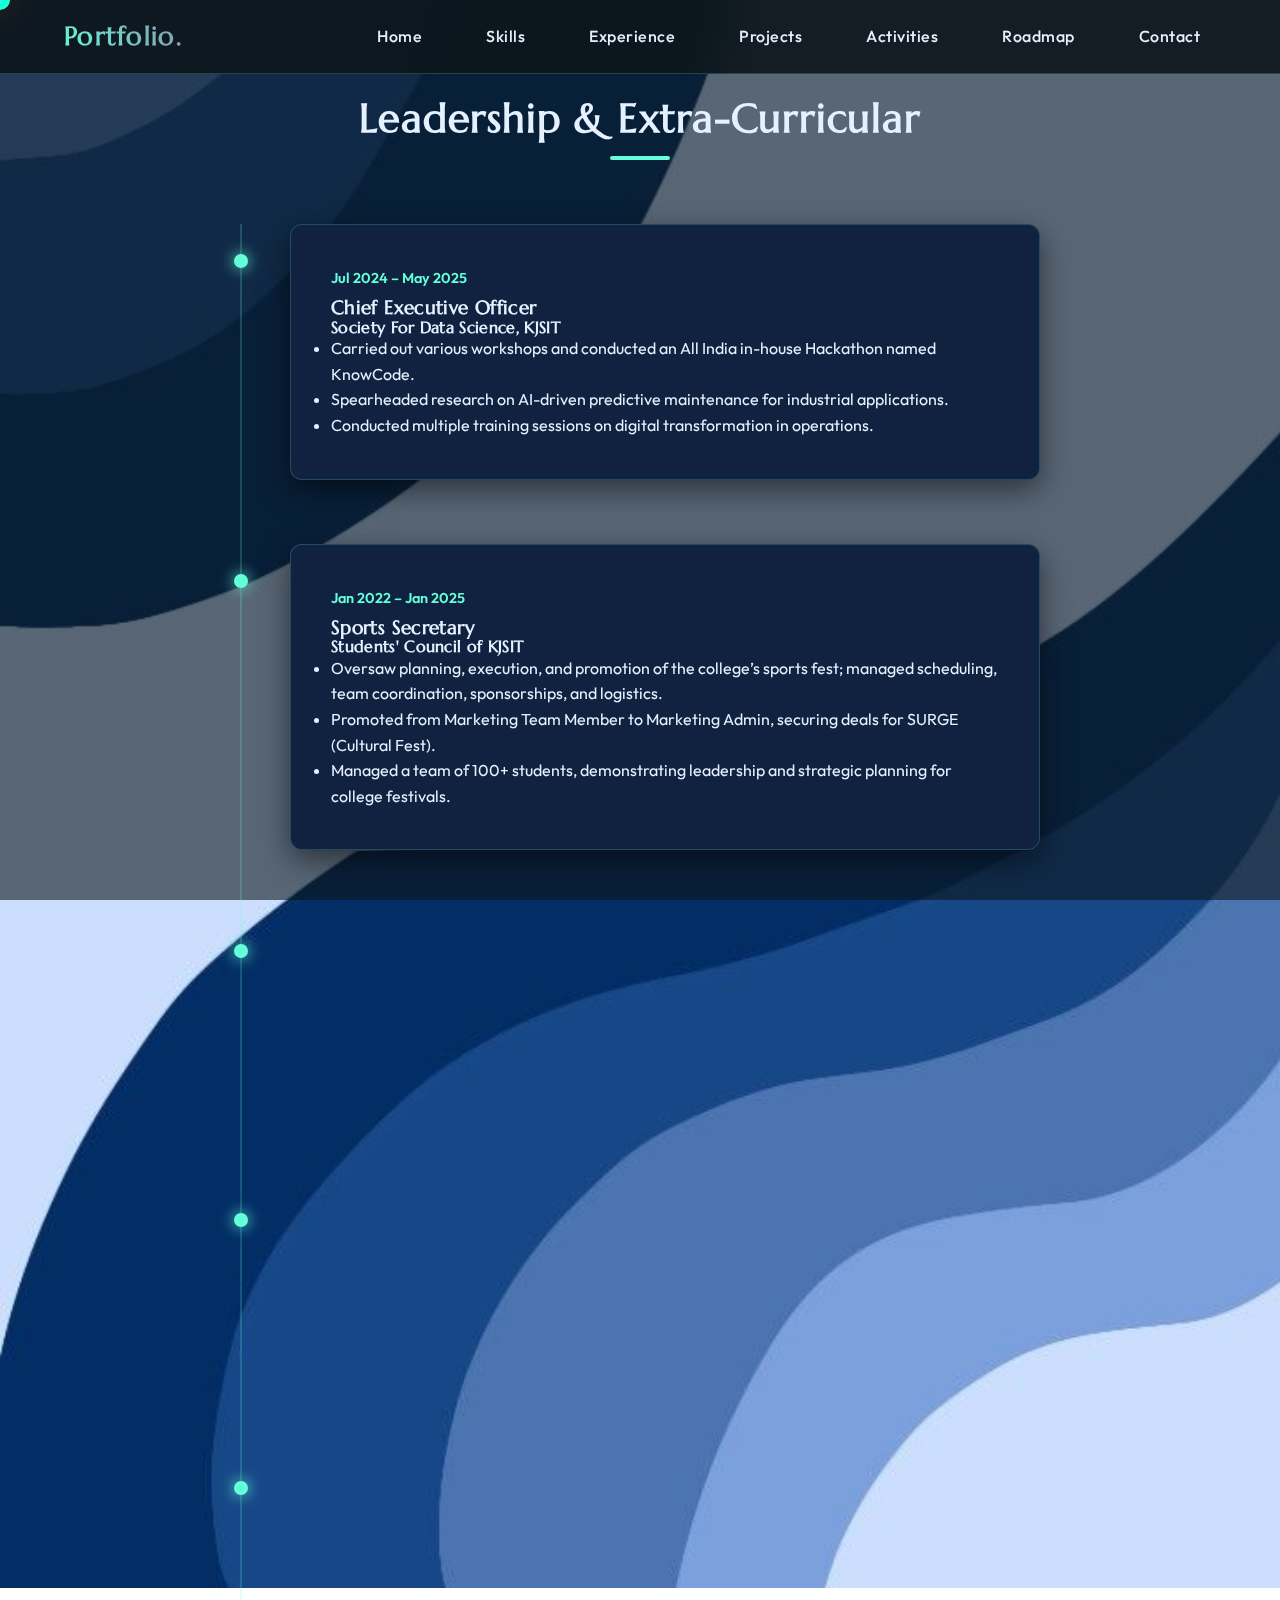
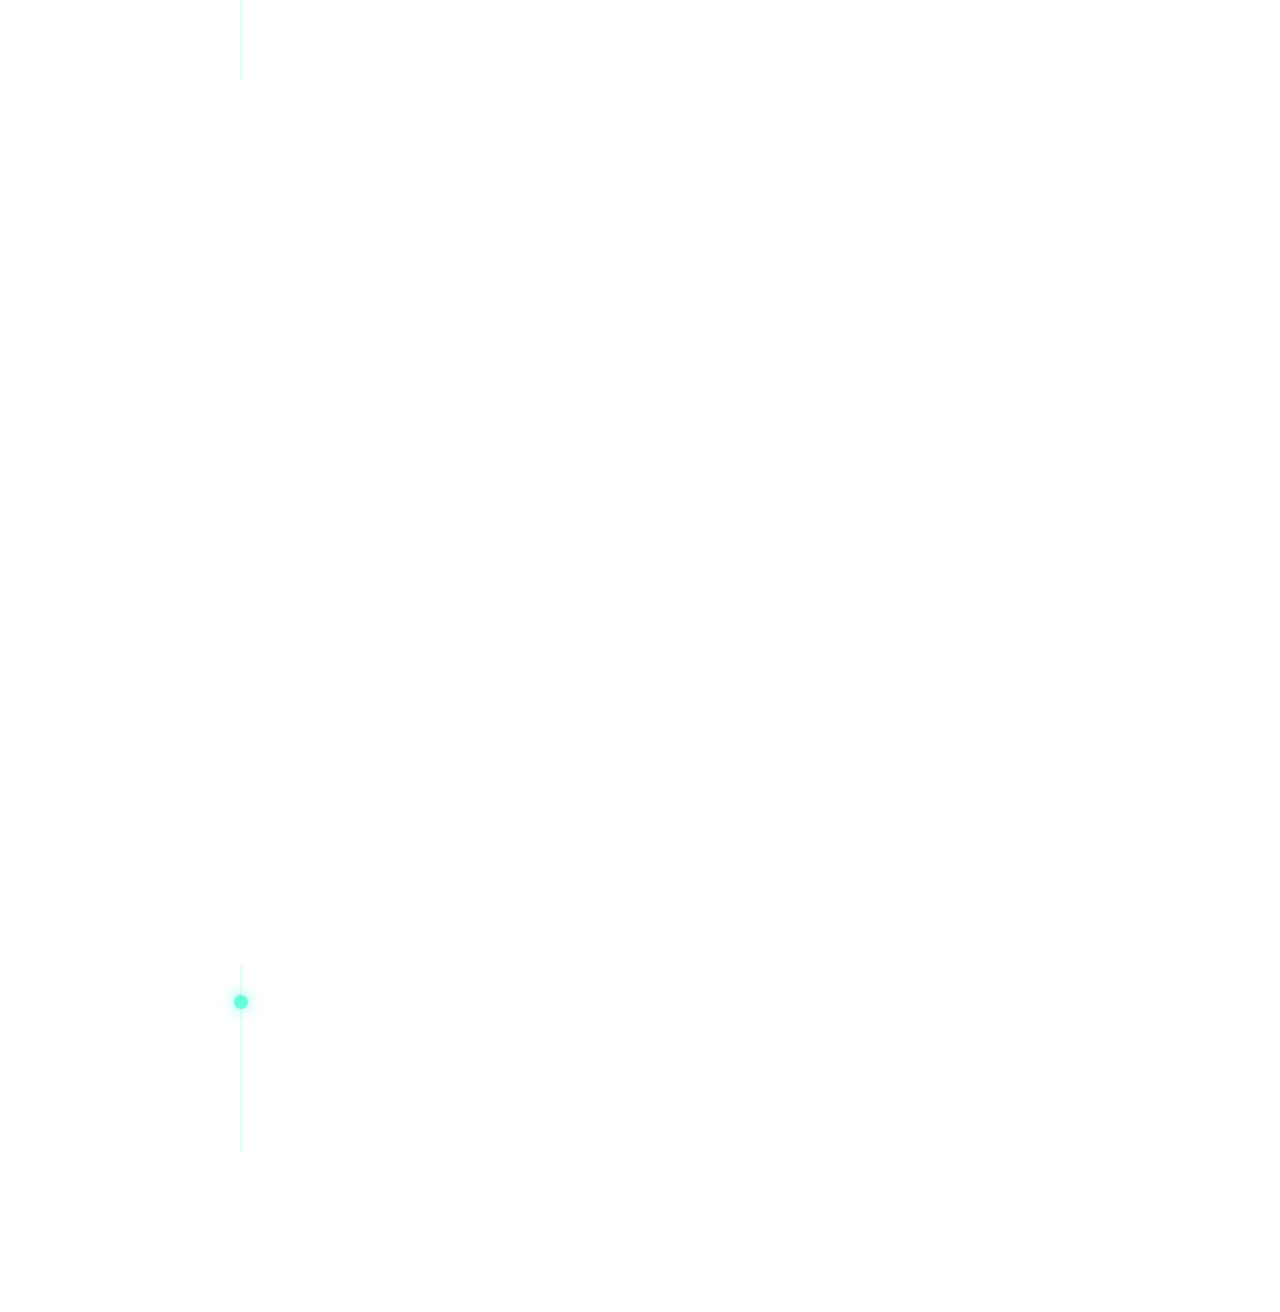
<file: templates/activities.html>
<!DOCTYPE html>
<html lang="en">

<head>
    <meta charset="UTF-8">
    <meta name="viewport" content="width=device-width, initial-scale=1.0">
    <title>Activities & Leadership | Devang Mestry</title>
    <link rel="preconnect" href="https://fonts.googleapis.com">
    <link rel="preconnect" href="https://fonts.gstatic.com" crossorigin>
    <link
        href="https://fonts.googleapis.com/css2?family=Outfit:wght@300;400;600;800&family=Cormorant+Garamond:ital,wght@0,600;0,700;1,600&display=swap"
        rel="stylesheet">
    <link rel="stylesheet" href="/static/style.css">
    <link rel="stylesheet" href="https://cdnjs.cloudflare.com/ajax/libs/font-awesome/6.4.0/css/all.min.css">
</head>

<body>
    <div class="cursor-follower"></div>
    <nav class="glass-nav">
        <div class="logo"><a href="index.html">Portfolio.</a></div>
        <div class="hamburger-menu">
            <i class="fas fa-bars"></i>
        </div>
        <ul class="nav-links">
            <li><a href="index.html">Home</a></li>
            <li><a href="skills.html">Skills</a></li>
            <li><a href="experience.html">Experience</a></li>
            <li><a href="projects.html">Projects</a></li>
            <li><a href="activities.html">Activities</a></li>
            <li><a href="roadmap.html">Roadmap</a></li>
            <li><a href="contact.html">Contact</a></li>
        </ul>
    </nav>

    <main>
        <section class="section">
            <div class="container">
                <h2 class="section-title">Leadership & Extra-Curricular</h2>

                <div class="timeline">
                    <!-- SDS -->
                    <div class="timeline-item">
                        <div class="timeline-dot"></div>
                        <div class="timeline-content glass-card">
                            <span class="date">Jul 2024 – May 2025</span>
                            <h3>Chief Executive Officer</h3>
                            <h4>Society For Data Science, KJSIT</h4>
                            <ul>
                                <li>Carried out various workshops and conducted an All India in-house Hackathon named
                                    KnowCode.</li>
                                <li>Spearheaded research on AI-driven predictive maintenance for industrial
                                    applications.</li>
                                <li>Conducted multiple training sessions on digital transformation in operations.</li>
                            </ul>
                        </div>
                    </div>

                    <!-- Students' Council -->
                    <div class="timeline-item">
                        <div class="timeline-dot"></div>
                        <div class="timeline-content glass-card">
                            <span class="date">Jan 2022 – Jan 2025</span>
                            <h3>Sports Secretary</h3>
                            <h4>Students' Council of KJSIT</h4>
                            <ul>
                                <li>Oversaw planning, execution, and promotion of the college’s sports fest; managed
                                    scheduling, team coordination, sponsorships, and logistics.</li>
                                <li>Promoted from Marketing Team Member to Marketing Admin, securing deals for SURGE
                                    (Cultural Fest).</li>
                                <li>Managed a team of 100+ students, demonstrating leadership and strategic planning for
                                    college festivals.</li>
                            </ul>
                        </div>
                    </div>

                    <!-- CSI -->
                    <div class="timeline-item">
                        <div class="timeline-dot"></div>
                        <div class="timeline-content glass-card">
                            <span class="date">Sept 2022 – Aug 2024</span>
                            <h3>Organizing Manager</h3>
                            <h4>Computer Society of India, KJSIT</h4>
                            <ul>
                                <li>Promoted from Events Coordinator to Organizing Manager.</li>
                                <li>Majorly contributed to carrying out the college's technical festival and Tech-Based
                                    events.</li>
                            </ul>
                        </div>
                    </div>

                    <!-- GDSC -->
                    <div class="timeline-item">
                        <div class="timeline-dot"></div>
                        <div class="timeline-content glass-card">
                            <span class="date">Jun 2022 – Jan 2023</span>
                            <h3>Outreach Assistant</h3>
                            <h4>Google Developer Student Clubs</h4>
                            <ul>
                                <li>Established partnerships with 10 local tech bodies, attracting 200+ participants.
                                </li>
                                <li>Developed a strong outreach network connecting educational enthusiasts in Mumbai.
                                </li>
                            </ul>
                        </div>
                    </div>

                    <!-- NSS -->
                    <div class="timeline-item">
                        <div class="timeline-dot"></div>
                        <div class="timeline-content glass-card">
                            <span class="date">Oct 2022 – Aug 2024</span>
                            <h3>Volunteer</h3>
                            <h4>National Service Scheme (NSS)</h4>
                            <ul>
                                <li>Participated in health camps, blood donation camps, and cleanliness drives.</li>
                                <li>Conducted awareness programs on health, education, and environment.</li>
                                <li>Organized tree planting and disaster relief events.</li>
                            </ul>
                        </div>
                    </div>
                </div>

                <h2 class="section-title" style="margin-top: 4rem;">Sports & Adventure</h2>
                <div class="glass-card" style="margin-bottom: 2rem;">
                    <h3><i class="fas fa-running"></i> Professional Player</h3>
                    <ul style="margin-left: 1.5rem; margin-top: 1rem;">
                        <li><strong>2-time District Champion</strong> in Football at Kolhapur.</li>
                        <li><strong>Bronze Medal</strong> in Somaiya University Games (Football).</li>
                        <li><strong>Silver at State Level</strong> in Swimming (2018).</li>
                        <li><strong>Bronze in District Level</strong> Club Tournaments in Javelin Throw (2018).</li>
                        <li>Member of School Athletics Team for 100m, 200m & 4x100m Relay.</li>
                    </ul>
                </div>

                <div class="glass-card">
                    <h3><i class="fas fa-hiking"></i> Professional Trekker</h3>
                    <ul style="margin-left: 1.5rem; margin-top: 1rem;">
                        <li>Ascended <strong>Kalsubai Summit</strong> (Highest peak in Maharashtra) multiple times.</li>
                        <li>Scaled <strong>Chandrashila Trek</strong> (2023) passing Tungnath Temple (Highest Shiva
                            temple).</li>
                        <li>Summited <strong>Sar Pass</strong> (52 kms) in Himachal Pradesh.</li>
                        <li>Completed summits like AMK (Alang Madan Kulang) and Naini Peak.</li>
                    </ul>
                </div>

                <h2 class="section-title" style="margin-top: 4rem;">Industrial Visits</h2>
                <div class="timeline">
                    <div class="timeline-item">
                        <div class="timeline-dot"></div>
                        <div class="timeline-content glass-card">
                            <span class="date">Sept 2023 & 2024</span>
                            <h3>Industrial Participant</h3>
                            <ul>
                                <li>Visit to <strong>Tarapur Atomic Power Station</strong>, Palghar.</li>
                                <li>Visit to <strong>Reliance Jio</strong>, Mumbai.</li>
                            </ul>
                        </div>
                    </div>
                </div>

            </div>
        </section>
    </main>

    <footer>
        <p>&copy; 2024 Portfolio. Designed & Built with &hearts;</p>
    </footer>

    <script src="/static/script.js"></script>
</body>

</html>
</file>
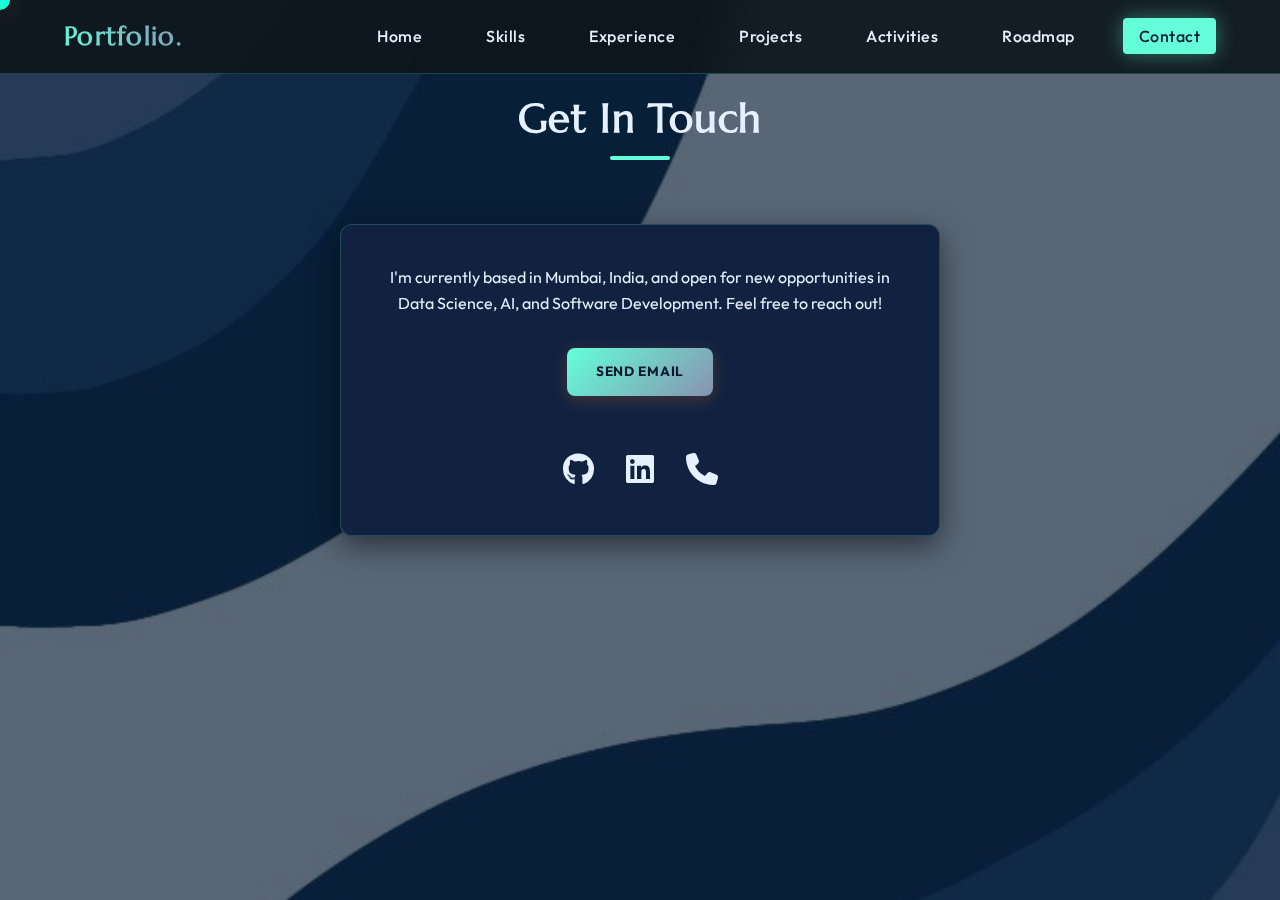
<file: templates/contact.html>
<!DOCTYPE html>
<html lang="en">

<head>
    <meta charset="UTF-8">
    <meta name="viewport" content="width=device-width, initial-scale=1.0">
    <title>Contact | Devang Mestry</title>
    <link rel="preconnect" href="https://fonts.googleapis.com">
    <link rel="preconnect" href="https://fonts.gstatic.com" crossorigin>
    <link
        href="https://fonts.googleapis.com/css2?family=Outfit:wght@300;400;600;800&family=Cormorant+Garamond:ital,wght@0,600;0,700;1,600&display=swap"
        rel="stylesheet">
    <link rel="stylesheet" href="/static/style.css">
    <link rel="stylesheet" href="https://cdnjs.cloudflare.com/ajax/libs/font-awesome/6.4.0/css/all.min.css">
</head>

<body>
    <div class="cursor-follower"></div>
    <nav class="glass-nav">
        <div class="logo"><a href="index.html">Portfolio.</a></div>
        <div class="hamburger-menu">
            <i class="fas fa-bars"></i>
        </div>
        <ul class="nav-links">
            <li><a href="index.html">Home</a></li>
            <li><a href="skills.html">Skills</a></li>
            <li><a href="experience.html">Experience</a></li>
            <li><a href="projects.html">Projects</a></li>
            <li><a href="activities.html">Activities</a></li>
            <li><a href="roadmap.html">Roadmap</a></li>
            <li><a href="contact.html" class="active">Contact</a></li>
        </ul>
    </nav>

    <main>
        <section id="contact" class="section">
            <div class="container">
                <h2 class="section-title">Get In Touch</h2>
                <div class="contact-wrapper glass-card">
                    <p>I'm currently based in Mumbai, India, and open for new opportunities in Data Science, AI, and
                        Software Development. Feel free to reach out!</p>
                    <a href="mailto:devang.mestry03@gmail.com" class="btn primary">Send Email</a>
                    <div class="social-links">
                        <a href="https://github.com/Devang76" target="_blank"><i class="fab fa-github"></i></a>
                        <a href="https://linkedin.com/in/devangmestry" target="_blank"><i
                                class="fab fa-linkedin"></i></a>
                        <a href="tel:+919969162233"><i class="fas fa-phone"></i></a>
                    </div>
                </div>
            </div>
        </section>
    </main>

    <footer>
        <p>&copy; 2024 Portfolio. Designed & Built with &hearts;</p>
    </footer>

    <script src="/static/script.js"></script>
</body>

</html>
</file>
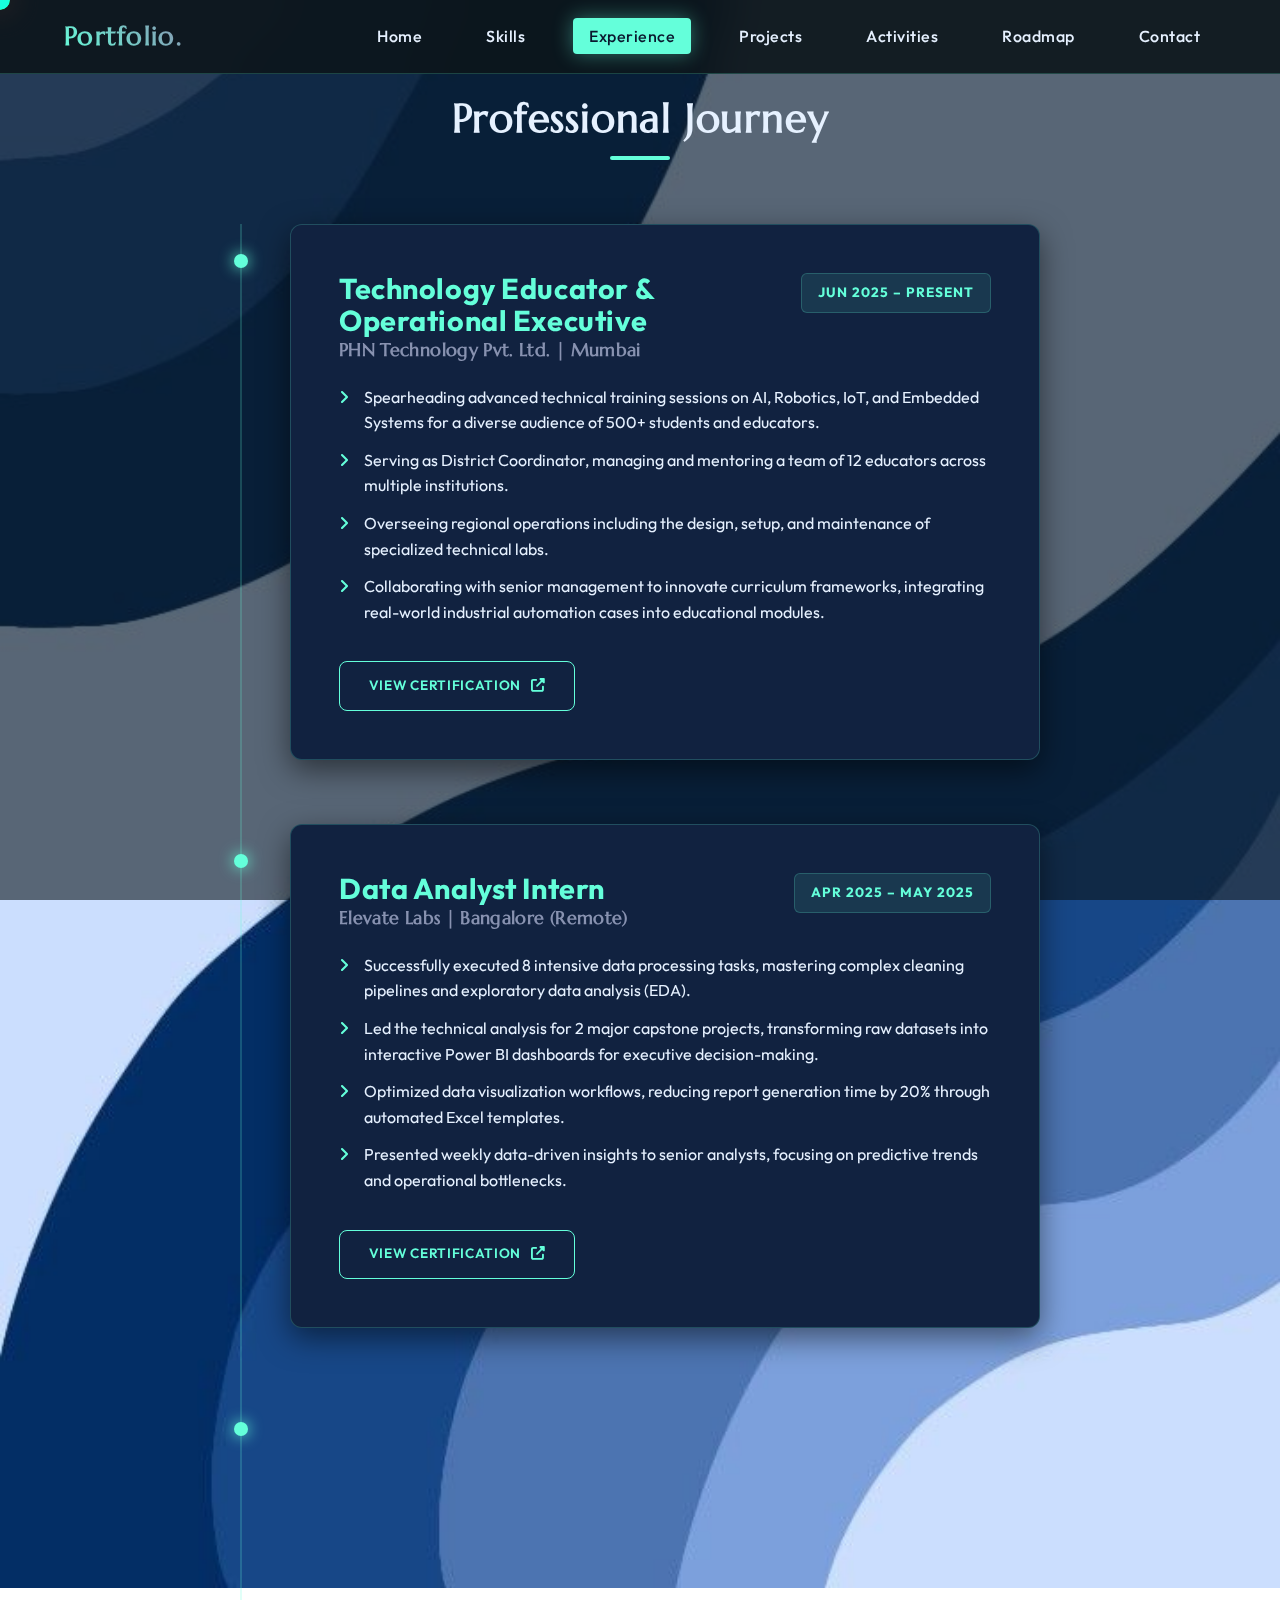
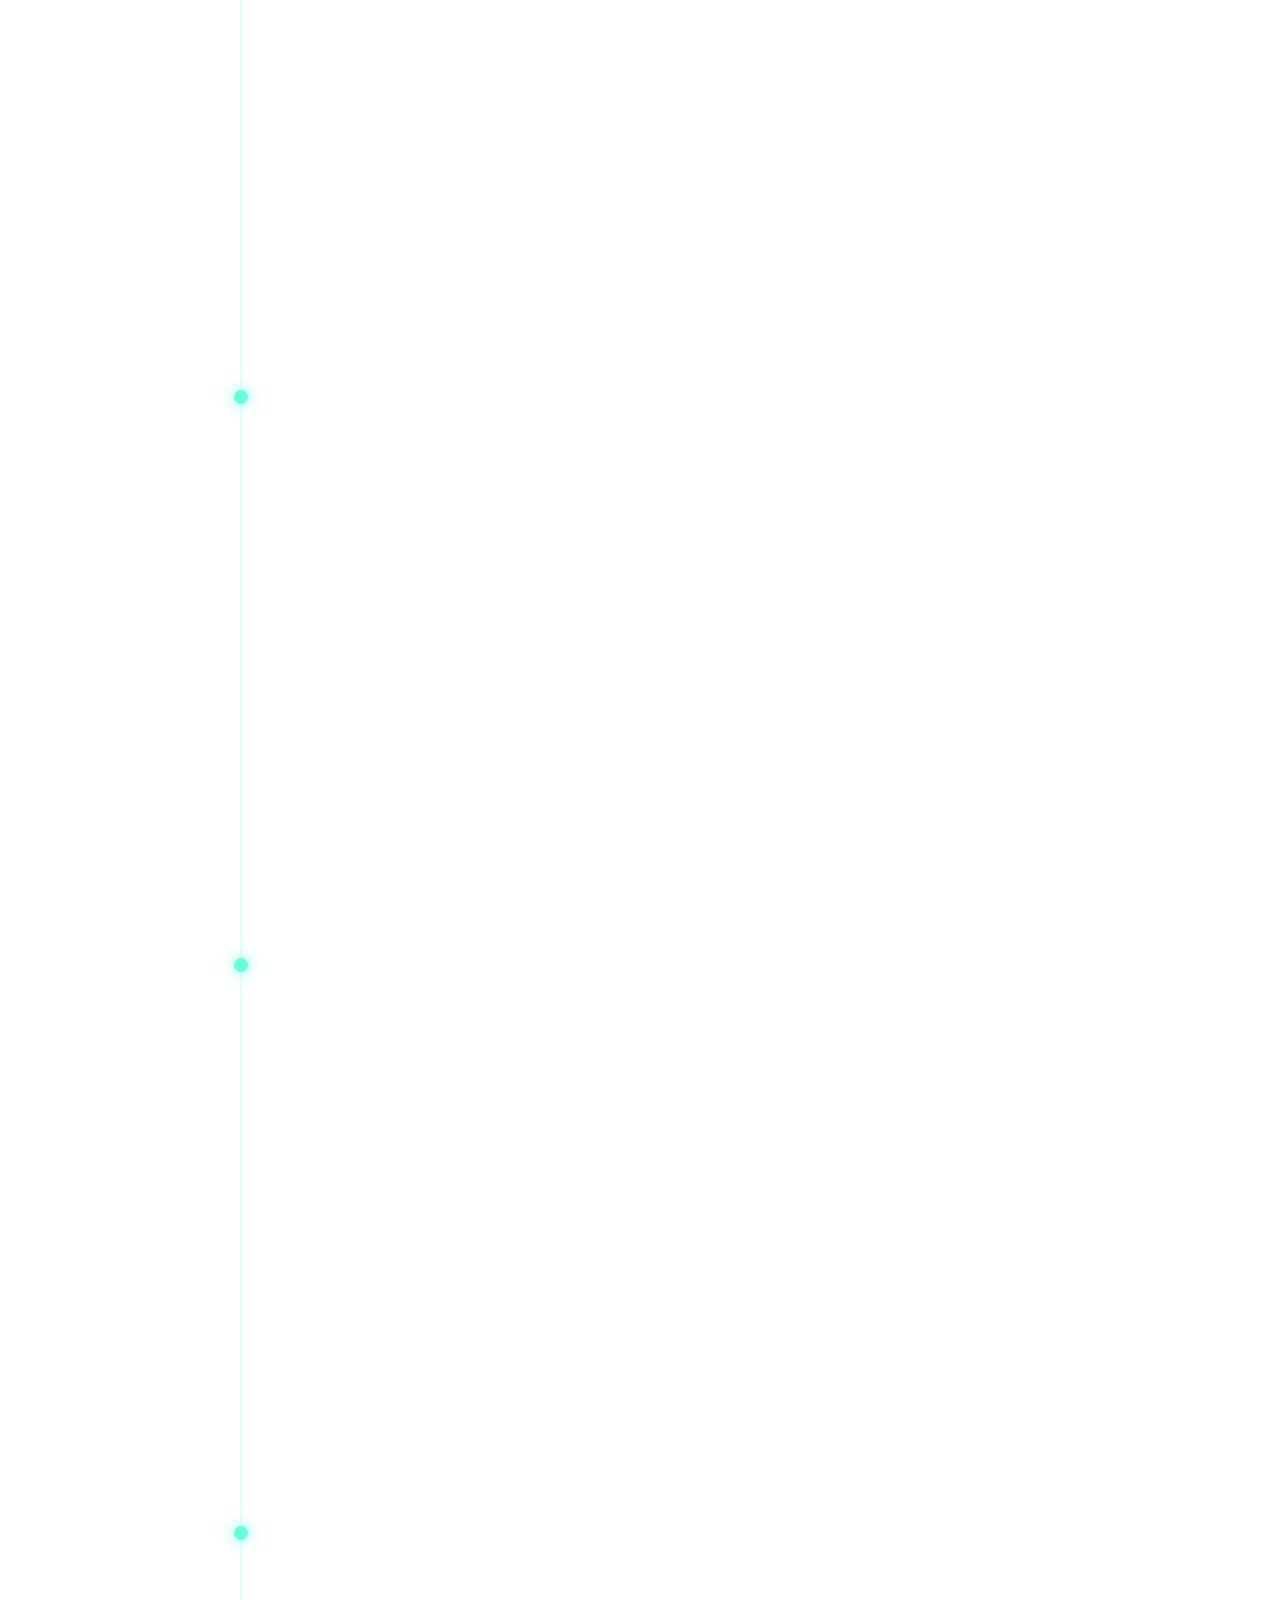
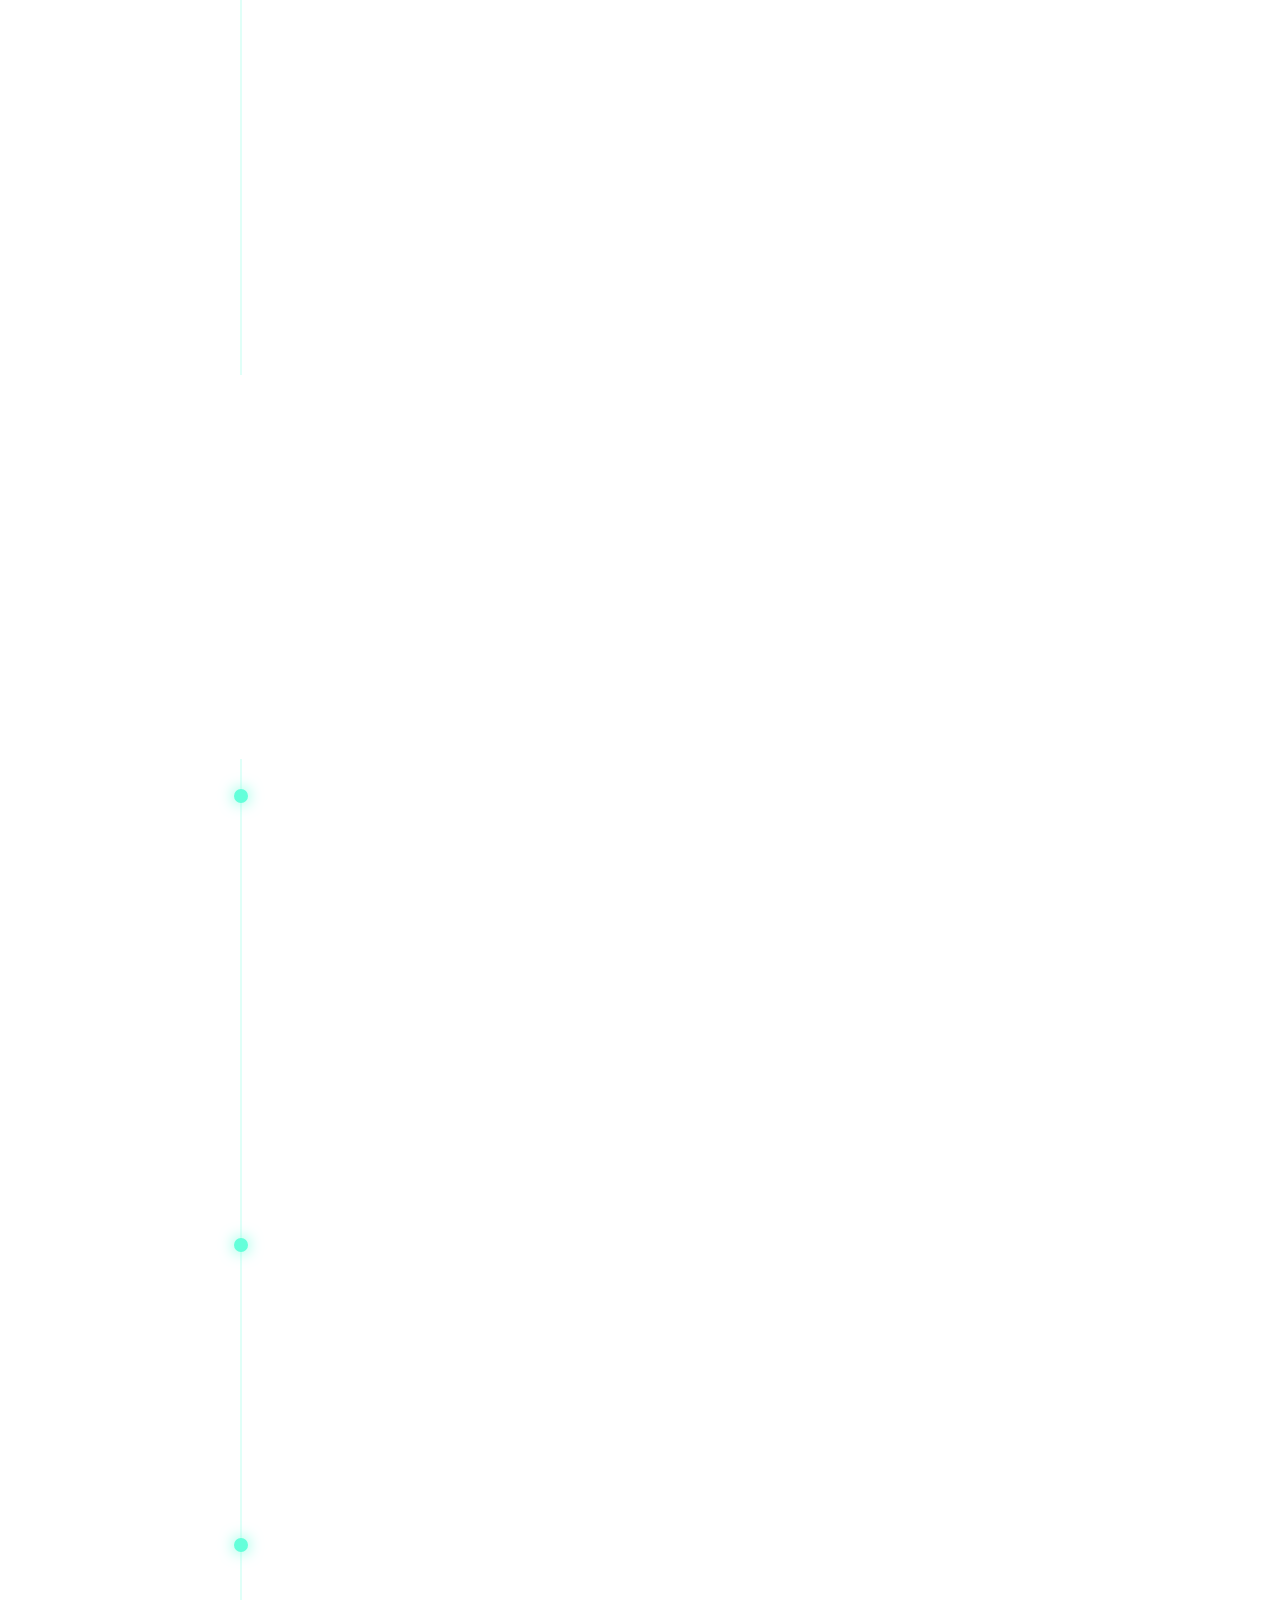
<file: templates/experience.html>
<!DOCTYPE html>
<html lang="en">

<head>
    <meta charset="UTF-8">
    <meta name="viewport" content="width=device-width, initial-scale=1.0">
    <title>Experience & Education | Devang Mestry</title>
    <link rel="preconnect" href="https://fonts.googleapis.com">
    <link rel="preconnect" href="https://fonts.gstatic.com" crossorigin>
    <link
        href="https://fonts.googleapis.com/css2?family=Outfit:wght@300;400;600;800&family=Cormorant+Garamond:ital,wght@0,600;0,700;1,600&display=swap"
        rel="stylesheet">
    <link rel="stylesheet" href="/static/style.css">
    <link rel="stylesheet" href="https://cdnjs.cloudflare.com/ajax/libs/font-awesome/6.4.0/css/all.min.css">
</head>

<body>
    <div class="cursor-follower"></div>
    <nav class="glass-nav">
        <div class="logo"><a href="index.html">Portfolio.</a></div>
        <ul class="nav-links">
            <li><a href="index.html">Home</a></li>
            <li><a href="skills.html">Skills</a></li>
            <li><a href="experience.html" class="active">Experience</a></li>
            <li><a href="projects.html">Projects</a></li>
            <li><a href="activities.html">Activities</a></li>
            <li><a href="roadmap.html">Roadmap</a></li>
            <li><a href="contact.html">Contact</a></li>
        </ul>
    </nav>

    <main>
        <section id="experience" class="section">
            <div class="container">
                <h2 class="section-title">Professional Journey</h2>
                <div class="timeline">
                    <!-- PHN Technology -->
                    <div class="timeline-item" id="phn">
                        <div class="timeline-dot"></div>
                        <div class="experience-card glass-card">
                            <div class="experience-header">
                                <div class="title-group">
                                    <h3>Technology Educator & Operational Executive</h3>
                                    <h4>PHN Technology Pvt. Ltd. | Mumbai</h4>
                                </div>
                                <span class="experience-date">Jun 2025 – Present</span>
                            </div>
                            <ul>
                                <li>Spearheading advanced technical training sessions on AI, Robotics, IoT, and
                                    Embedded Systems for a diverse audience of 500+ students and educators.</li>
                                <li>Serving as District Coordinator, managing and mentoring a team of 12
                                    educators across multiple institutions.</li>
                                <li>Overseeing regional operations including the design, setup, and maintenance
                                    of specialized technical labs.</li>
                                <li>Collaborating with senior management to innovate curriculum frameworks,
                                    integrating real-world industrial automation cases into educational modules.
                                </li>
                            </ul>
                            <a href="https://certificate-link" target="_blank" class="btn secondary">
                                View Certification <i class="fas fa-external-link-alt"></i>
                            </a>
                        </div>
                    </div>

                    <!-- Elevate Labs -->
                    <div class="timeline-item" id="elevate">
                        <div class="timeline-dot"></div>
                        <div class="experience-card glass-card">
                            <div class="experience-header">
                                <div class="title-group">
                                    <h3>Data Analyst Intern</h3>
                                    <h4>Elevate Labs | Bangalore (Remote)</h4>
                                </div>
                                <span class="experience-date">Apr 2025 – May 2025</span>
                            </div>
                            <ul>
                                <li>Successfully executed 8 intensive data processing tasks, mastering complex
                                    cleaning pipelines and exploratory data analysis (EDA).</li>
                                <li>Led the technical analysis for 2 major capstone projects, transforming raw
                                    datasets into interactive Power BI dashboards for executive decision-making.
                                </li>
                                <li>Optimized data visualization workflows, reducing report generation time by
                                    20% through automated Excel templates.</li>
                                <li>Presented weekly data-driven insights to senior analysts, focusing on
                                    predictive trends and operational bottlenecks.</li>
                            </ul>
                            <a href="https://drive.google.com/file/d/1D4DUG49l_cqg7imToAEHMZQ3NcbhxF-d/view?usp=drive_link"
                                target="_blank" class="btn secondary">
                                View Certification <i class="fas fa-external-link-alt"></i>
                            </a>
                        </div>
                    </div>

                    <!-- Plasmid Innovation -->
                    <div class="timeline-item" id="plasmid">
                        <div class="timeline-dot"></div>
                        <div class="experience-card glass-card">
                            <div class="experience-header">
                                <div class="title-group">
                                    <h3>Marketing Data Analyst Intern</h3>
                                    <h4>Plasmid Innovation | Bangalore (Remote)</h4>
                                </div>
                                <span class="experience-date">Dec 2024 – Feb 2025</span>
                            </div>
                            <ul>
                                <li>Analyzed multi-channel marketing datasets to identify high-performing
                                    campaign drivers using advanced SQL and Power BI.</li>
                                <li>Automated daily performance tracking systems, enabling real-time monitoring
                                    of marketing ROI across platforms.</li>
                                <li>Collaborated with the marketing team to refine customer segmentation models,
                                    increasing target accuracy by 15%.</li>
                                <li>Synthesized complex trend data into actionable reports for cross-functional
                                    leadership teams.</li>
                            </ul>
                            <a href="https://drive.google.com/drive/folders/1YUxN7wt8yiJmd9rWoh-pBwqSWw-6iFI5?usp=sharing"
                                target="_blank" class="btn secondary">
                                Portfolio Work <i class="fas fa-external-link-alt"></i>
                            </a>
                        </div>
                    </div>

                    <!-- Oasis Infobyte -->
                    <div class="timeline-item" id="oasis">
                        <div class="timeline-dot"></div>
                        <div class="experience-card glass-card">
                            <div class="experience-header">
                                <div class="title-group">
                                    <h3>Business Data Analyst Intern</h3>
                                    <h4>Oasis Infobyte | Delhi (Remote)</h4>
                                </div>
                                <span class="experience-date">Sept 2024 – Oct 2024</span>
                            </div>
                            <ul>
                                <li>Delivered comprehensive business intelligence reports focusing on supply
                                    chain efficiency and product performance metrics.</li>
                                <li>Leveraged Python and Excel to clean and normalize diverse data sources,
                                    ensuring 99%+ data integrity.</li>
                                <li>Designed and deployed interactive dashboards that simplified complex
                                    seasonal trend analysis for stakeholders.</li>
                                <li>Identified key operational cost-saving opportunities through deep-dive
                                    exploratory data analysis.</li>
                            </ul>
                            <a href="https://drive.google.com/drive/folders/1ADUU-TOHlh6siUgNRU-P96JxspWJdJzy"
                                target="_blank" class="btn secondary">
                                Portfolio Work <i class="fas fa-external-link-alt"></i>
                            </a>
                        </div>
                    </div>

                    <!-- YBI Foundation -->
                    <div class="timeline-item" id="ybi">
                        <div class="timeline-dot"></div>
                        <div class="experience-card glass-card">
                            <div class="experience-header">
                                <div class="title-group">
                                    <h3>Data Project Intern</h3>
                                    <h4>YBI Foundation | Mumbai (Remote)</h4>
                                </div>
                                <span class="experience-date">Jul 2024 – Aug 2024</span>
                            </div>
                            <ul>
                                <li>Developed and optimized complex SQL queries to extract insights from
                                    high-velocity datasets averaging 5GB per week.</li>
                                <li>Implemented advanced statistical methods using Python to validate
                                    experimental data and identify significant outliers.</li>
                                <li>Architected data pipelines for automated recurring reports, improving team
                                    productivity by 30%.</li>
                                <li>Participated in peer-led code reviews and data modeling sessions to ensure
                                    high-quality technical deliverables.</li>
                            </ul>
                            <a href="https://drive.google.com/file/d/1hzzBANOkVbA4-xzzRNBmFaFjPjgTGqOV/view?usp=sharing"
                                target="_blank" class="btn secondary">
                                View Certification <i class="fas fa-external-link-alt"></i>
                            </a>
                        </div>
                    </div>

                    <!-- Pinnacle Industrial Controls -->
                    <div class="timeline-item" id="pinnacle">
                        <div class="timeline-dot"></div>
                        <div class="experience-card glass-card">
                            <div class="experience-header">
                                <div class="title-group">
                                    <h3>Engineering Intern</h3>
                                    <h4>Pinnacle Industrial Controls Ltd. | Mumbai</h4>
                                </div>
                                <span class="experience-date">Jun 2023 – Jul 2023</span>
                            </div>
                            <ul>
                                <li>Gained foundational experience in large-scale data management within an
                                    industrial automation environment.</li>
                                <li>Assisted in the generation and debugging of control application logic for
                                    PLC systems.</li>
                                <li>Documented system architecture and operational workflows for automated
                                    production lines.</li>
                                <li>Optimized internal database structures used for tracking industrial
                                    component inventory.</li>
                            </ul>
                            <a href="https://drive.google.com/file/d/1bQ6sum2uqt6vGCjC9Raud_IFCaO_LOZt/view?usp=sharing"
                                target="_blank" class="btn secondary">
                                View Certification <i class="fas fa-external-link-alt"></i>
                            </a>
                        </div>
                    </div>
                </div>
            </div>
        </section>

        <section id="education" class="section">
            <div class="container">
                <h2 class="section-title">Academic Background</h2>
                <div class="timeline">
                    <div class="timeline-item">
                        <div class="timeline-dot"></div>
                        <div class="experience-card glass-card">
                            <div class="experience-header">
                                <div class="title-group">
                                    <h3>B.Tech in Artificial Intelligence and Data Science</h3>
                                    <h4>K. J. Somaiya Institute of Technology | Sion</h4>
                                </div>
                                <span class="experience-date">Dec 2021 – May 2025</span>
                            </div>
                            <p><strong>CGPA: 8.01 / 10.0</strong> | Specialization in AI Ethics and Scalable
                                Data Systems.</p>
                            <ul>
                                <li>Core Focus: Machine Learning, Advanced Statistics, Big Data Analytics, Cloud
                                    Computing.</li>
                                <li>Acquired strong theoretical and practical knowledge in building end-to-end
                                    data-driven solutions.</li>
                            </ul>
                        </div>
                    </div>
                    <div class="timeline-item">
                        <div class="timeline-dot"></div>
                        <div class="experience-card glass-card">
                            <div class="experience-header">
                                <div class="title-group">
                                    <h3>Higher Secondary Board Examination (HSC)</h3>
                                    <h4>Innovative Public School | Kolhapur</h4>
                                </div>
                                <span class="experience-date">Jun 2018 – Sept 2021</span>
                            </div>
                            <p><strong>Score: 77.08%</strong> | Focused on PCM (Physics, Chemistry,
                                Mathematics).</p>
                        </div>
                    </div>
                    <div class="timeline-item">
                        <div class="timeline-dot"></div>
                        <div class="experience-card glass-card">
                            <div class="experience-header">
                                <div class="title-group">
                                    <h3>Senior Secondary Board Examination (SSC)</h3>
                                    <h4>Innovative Public School | Kolhapur</h4>
                                </div>
                                <span class="experience-date">Jun 2015 – May 2018</span>
                            </div>
                            <p><strong>Score: 92.50%</strong> | Consistently ranked in the top percentile of the
                                batch.</p>
                        </div>
                    </div>
                </div>
            </div>
        </section>
    </main>

    <footer>
        <p>&copy; 2024 Portfolio. Designed & Built with &hearts;</p>
    </footer>

    <script src="/static/script.js"></script>
</body>

</html>
</file>
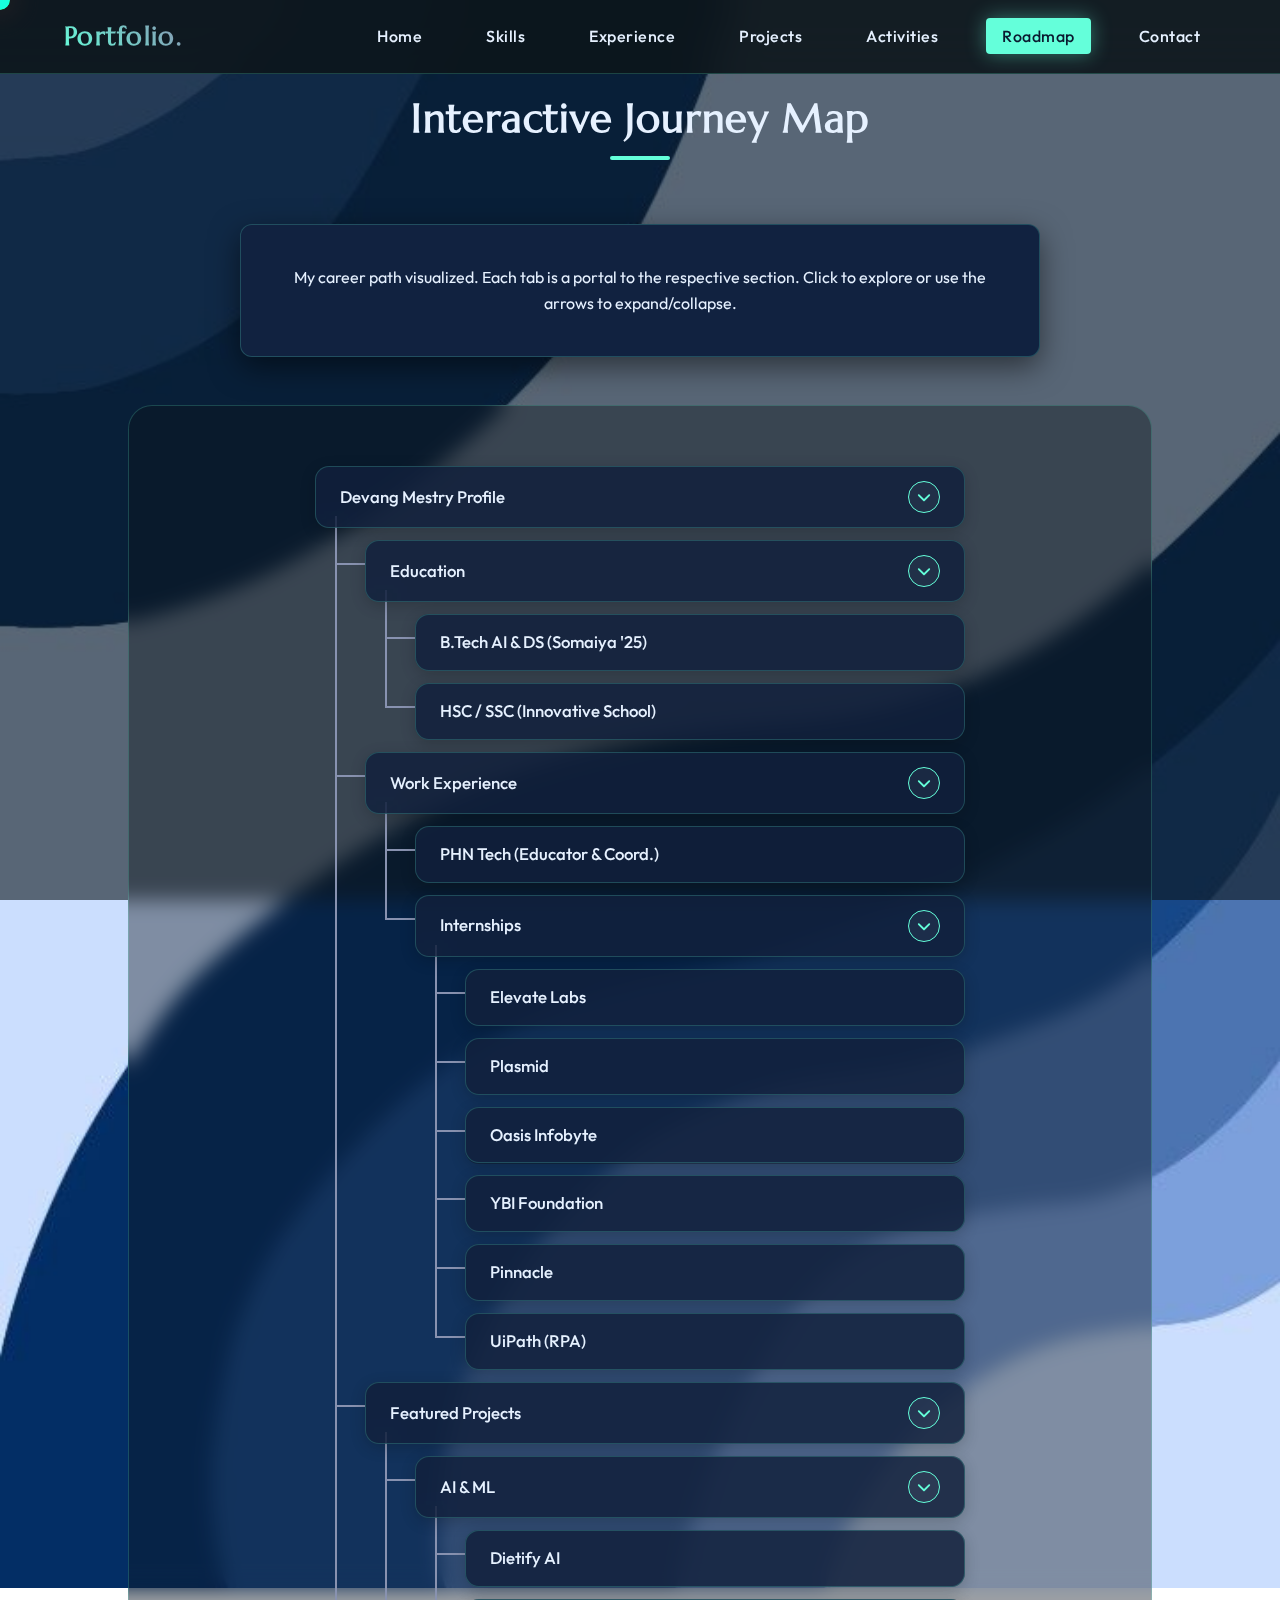
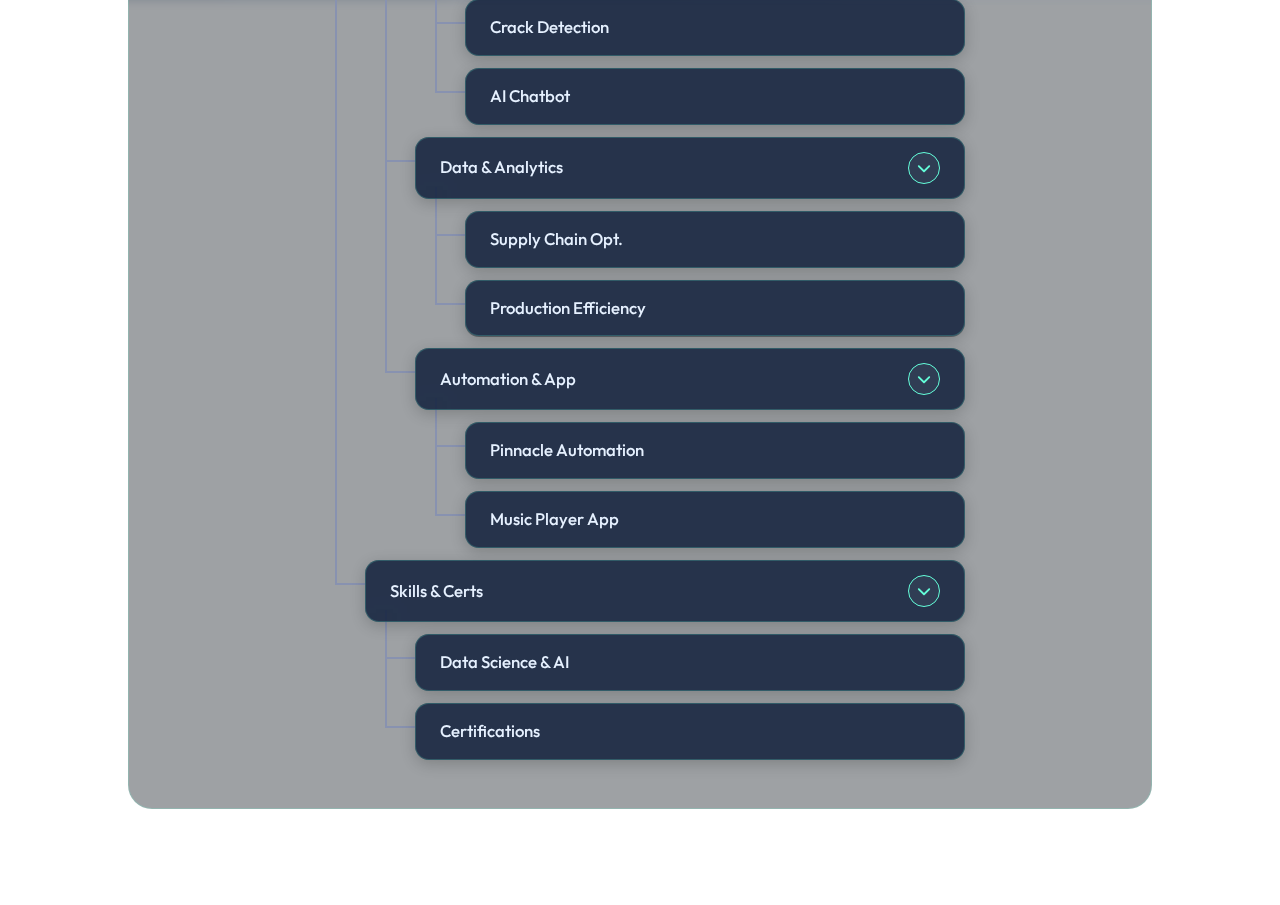
<file: templates/roadmap.html>
<!DOCTYPE html>
<html lang="en">

<head>
    <meta charset="UTF-8">
    <meta name="viewport" content="width=device-width, initial-scale=1.0">
    <title>Journey Roadmap | Devang Mestry</title>
    <link rel="preconnect" href="https://fonts.googleapis.com">
    <link rel="preconnect" href="https://fonts.gstatic.com" crossorigin>
    <link
        href="https://fonts.googleapis.com/css2?family=Outfit:wght@300;400;600;800&family=Cormorant+Garamond:ital,wght@0,600;0,700;1,600&display=swap"
        rel="stylesheet">
    <link rel="stylesheet" href="/static/style.css">
    <link rel="stylesheet" href="https://cdnjs.cloudflare.com/ajax/libs/font-awesome/6.4.0/css/all.min.css">
</head>

<body>
    <div class="cursor-follower"></div>
    <nav class="glass-nav">
        <div class="logo"><a href="index.html">Portfolio.</a></div>
        <ul class="nav-links">
            <li><a href="index.html">Home</a></li>
            <li><a href="skills.html">Skills</a></li>
            <li><a href="experience.html">Experience</a></li>
            <li><a href="projects.html">Projects</a></li>
            <li><a href="activities.html">Activities</a></li>
            <li><a href="roadmap.html" class="active">Roadmap</a></li>
            <li><a href="contact.html">Contact</a></li>
        </ul>
    </nav>

    <main>
        <section class="section">
            <div class="container">
                <h2 class="section-title">Interactive Journey Map</h2>
                <div class="glass-card"
                    style="text-align: center; margin-bottom: 3rem; max-width: 800px; margin-left: auto; margin-right: auto;">
                    <p>My career path visualized. Each tab is a portal to the respective section. Click to explore or
                        use the arrows to expand/collapse. </p>
                </div>

                <div class="tree-wrapper">
                    <div class="tree">
                        <ul>
                            <li>
                                <a href="index.html" class="node-card">
                                    <span>Devang Mestry Profile</span>
                                    <button class="toggle-btn"><i class="fas fa-chevron-down"></i></button>
                                </a>
                                <ul>
                                    <!-- Education Branch -->
                                    <li>
                                        <a href="experience.html#education" class="node-card">
                                            <span>Education</span>
                                            <button class="toggle-btn"><i class="fas fa-chevron-down"></i></button>
                                        </a>
                                        <ul>
                                            <li>
                                                <a href="experience.html#education" class="node-card">
                                                    <span>B.Tech AI & DS (Somaiya '25)</span>
                                                </a>
                                            </li>
                                            <li>
                                                <a href="experience.html#education" class="node-card">
                                                    <span>HSC / SSC (Innovative School)</span>
                                                </a>
                                            </li>
                                        </ul>
                                    </li>

                                    <!-- Work Experience Branch -->
                                    <li>
                                        <a href="experience.html" class="node-card">
                                            <span>Work Experience</span>
                                            <button class="toggle-btn"><i class="fas fa-chevron-down"></i></button>
                                        </a>
                                        <ul>
                                            <li>
                                                <a href="experience.html#phn" class="node-card">
                                                    <span>PHN Tech (Educator & Coord.)</span>
                                                </a>
                                            </li>
                                            <li>
                                                <a href="experience.html#ybi" class="node-card">
                                                    <span>Internships</span>
                                                    <button class="toggle-btn"><i
                                                            class="fas fa-chevron-down"></i></button>
                                                </a>
                                                <ul>
                                                    <li><a href="experience.html#elevate"
                                                            class="node-card"><span>Elevate Labs</span></a></li>
                                                    <li><a href="experience.html#plasmid"
                                                            class="node-card"><span>Plasmid</span></a></li>
                                                    <li><a href="experience.html#oasis" class="node-card"><span>Oasis
                                                                Infobyte</span></a></li>
                                                    <li><a href="experience.html#ybi" class="node-card"><span>YBI
                                                                Foundation</span></a></li>
                                                    <li><a href="experience.html#pinnacle"
                                                            class="node-card"><span>Pinnacle</span></a></li>
                                                    <li><a href="experience.html#rpa" class="node-card"><span>UiPath
                                                                (RPA)</span></a></li>
                                                </ul>
                                            </li>
                                        </ul>
                                    </li>

                                    <!-- Projects Branch -->
                                    <li>
                                        <a href="projects.html" class="node-card">
                                            <span>Featured Projects</span>
                                            <button class="toggle-btn"><i class="fas fa-chevron-down"></i></button>
                                        </a>
                                        <ul>
                                            <li>
                                                <a href="projects.html" class="node-card">
                                                    <span>AI & ML</span>
                                                    <button class="toggle-btn"><i
                                                            class="fas fa-chevron-down"></i></button>
                                                </a>
                                                <ul>
                                                    <li><a href="projects.html#dietify" class="node-card"><span>Dietify
                                                                AI</span></a></li>
                                                    <li><a href="projects.html#crack-detection"
                                                            class="node-card"><span>Crack Detection</span></a></li>
                                                    <li><a href="projects.html#chatbot" class="node-card"><span>AI
                                                                Chatbot</span></a></li>
                                                </ul>
                                            </li>
                                            <li>
                                                <a href="projects.html" class="node-card">
                                                    <span>Data & Analytics</span>
                                                    <button class="toggle-btn"><i
                                                            class="fas fa-chevron-down"></i></button>
                                                </a>
                                                <ul>
                                                    <li><a href="projects.html#supply-chain"
                                                            class="node-card"><span>Supply Chain Opt.</span></a></li>
                                                    <li><a href="projects.html" class="node-card"><span>Production
                                                                Efficiency</span></a></li>
                                                </ul>
                                            </li>
                                            <li>
                                                <a href="projects.html" class="node-card">
                                                    <span>Automation & App</span>
                                                    <button class="toggle-btn"><i
                                                            class="fas fa-chevron-down"></i></button>
                                                </a>
                                                <ul>
                                                    <li><a href="projects.html" class="node-card"><span>Pinnacle
                                                                Automation</span></a></li>
                                                    <li><a href="projects.html#music-player"
                                                            class="node-card"><span>Music Player App</span></a></li>
                                                </ul>
                                            </li>
                                        </ul>
                                    </li>

                                    <!-- Skills Branch -->
                                    <li>
                                        <a href="skills.html" class="node-card">
                                            <span>Skills & Certs</span>
                                            <button class="toggle-btn"><i class="fas fa-chevron-down"></i></button>
                                        </a>
                                        <ul>
                                            <li><a href="skills.html#skills" class="node-card"><span>Data Science &
                                                        AI</span></a></li>
                                            <li><a href="skills.html#certifications"
                                                    class="node-card"><span>Certifications</span></a></li>
                                        </ul>
                                    </li>
                                </ul>
                            </li>
                        </ul>
                    </div>
                </div>
            </div>
        </section>
    </main>

    <script src="/static/script.js"></script>
</body>

</html>
</file>
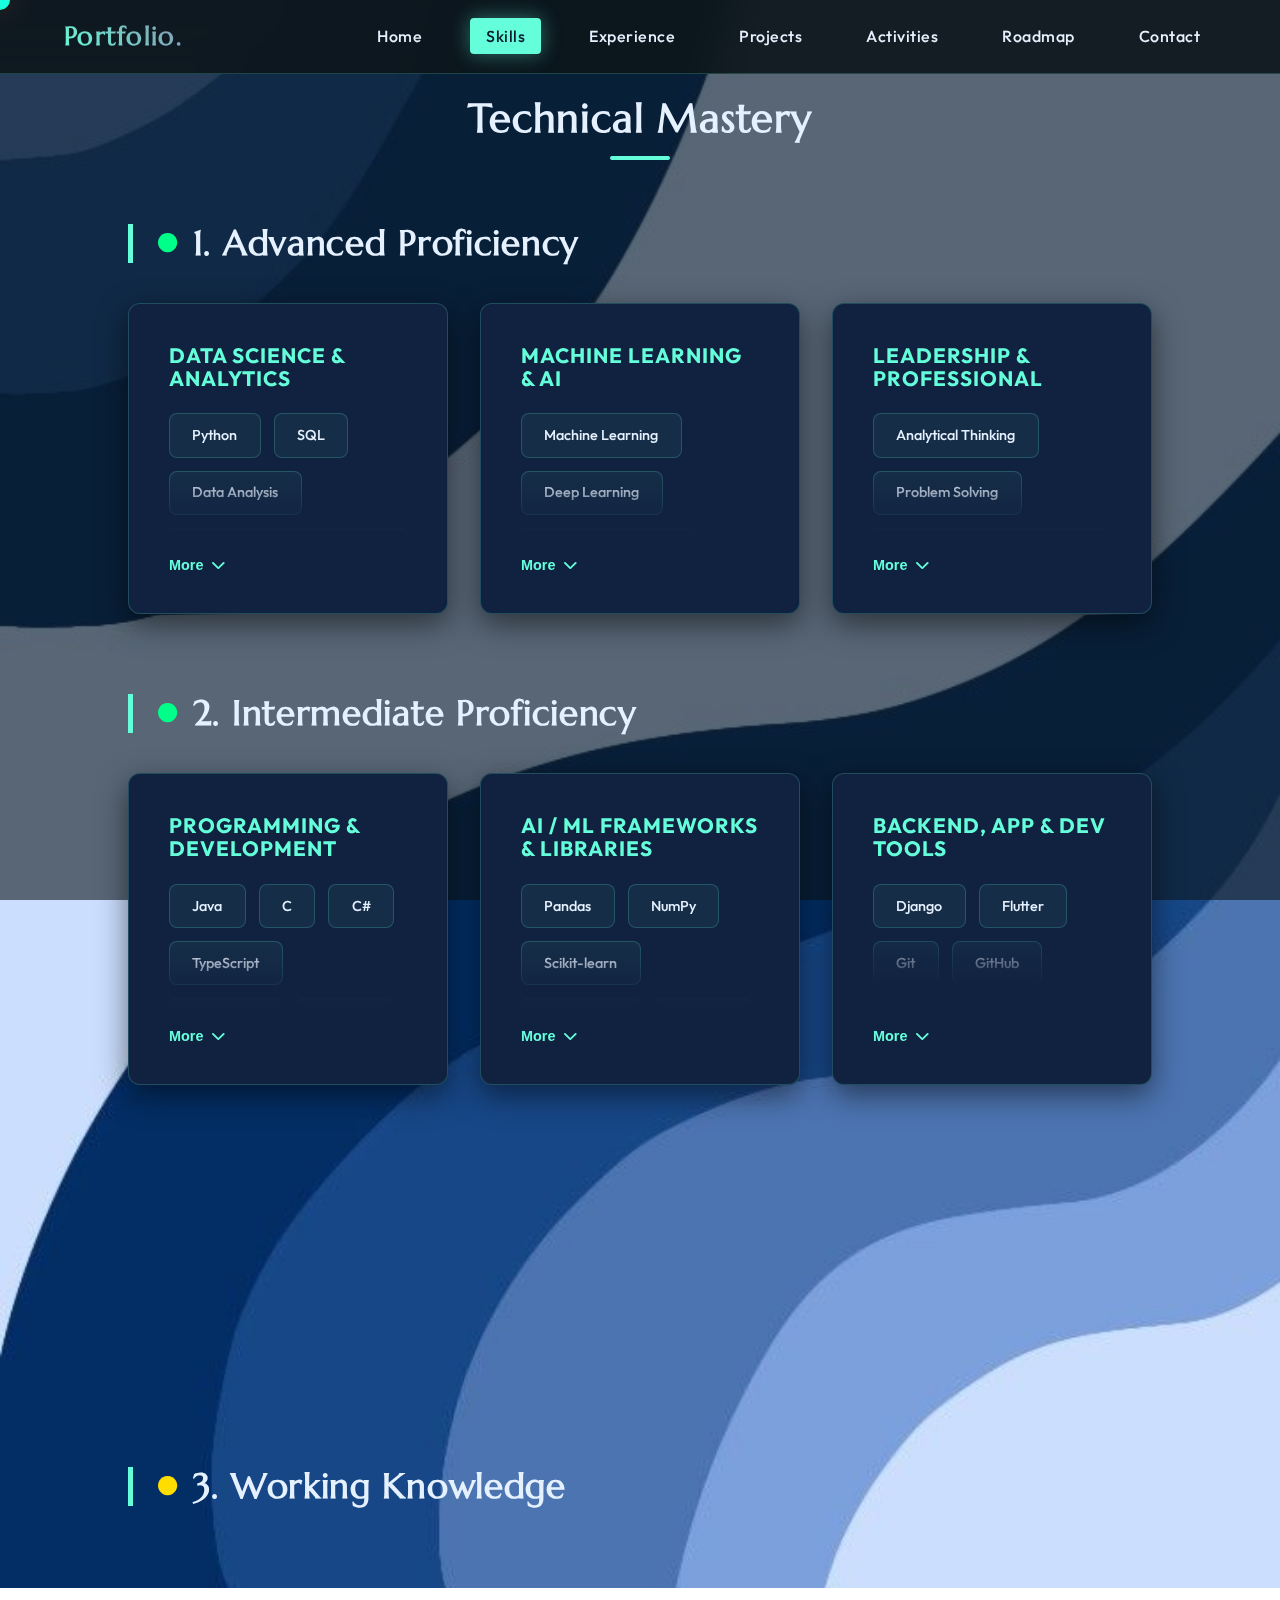
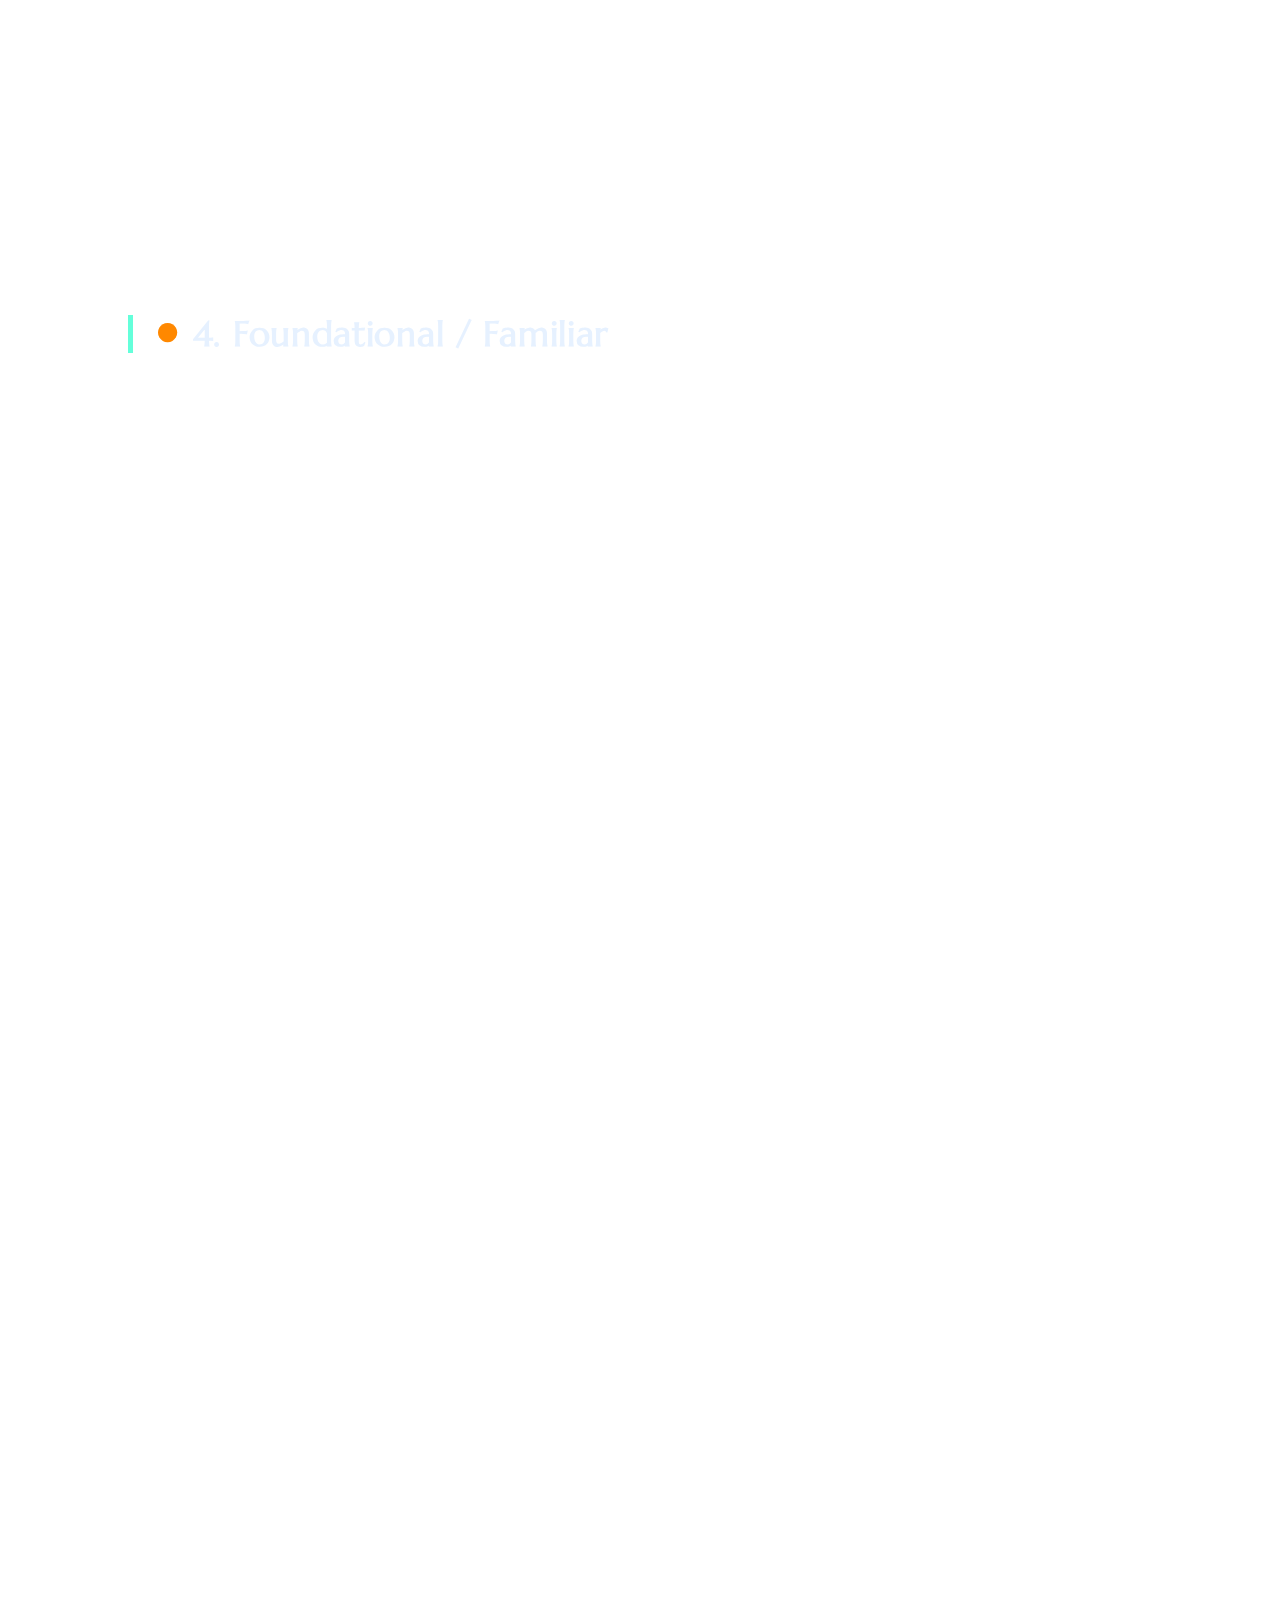
<file: templates/skills.html>
<!DOCTYPE html>
<html lang="en">

<head>
    <meta charset="UTF-8">
    <meta name="viewport" content="width=device-width, initial-scale=1.0">
    <title>Skills & Certifications | Devang Mestry</title>
    <link rel="preconnect" href="https://fonts.googleapis.com">
    <link rel="preconnect" href="https://fonts.gstatic.com" crossorigin>
    <link
        href="https://fonts.googleapis.com/css2?family=Outfit:wght@300;400;600;800&family=Cormorant+Garamond:ital,wght@0,600;0,700;1,600&display=swap"
        rel="stylesheet">
    <link rel="stylesheet" href="/static/style.css">
    <link rel="stylesheet" href="https://cdnjs.cloudflare.com/ajax/libs/font-awesome/6.4.0/css/all.min.css">
</head>

<body>
    <div class="cursor-follower"></div>
    <nav class="glass-nav">
        <div class="logo"><a href="index.html">Portfolio.</a></div>
        <ul class="nav-links">
            <li><a href="index.html">Home</a></li>
            <li><a href="skills.html" class="active">Skills</a></li>
            <li><a href="experience.html">Experience</a></li>
            <li><a href="projects.html">Projects</a></li>
            <li><a href="activities.html">Activities</a></li>
            <li><a href="roadmap.html">Roadmap</a></li>
            <li><a href="contact.html">Contact</a></li>
        </ul>
    </nav>

    <main>
        <section id="skills" class="section">
            <div class="container">
                <h2 class="section-title">Technical Mastery</h2>

                <!-- 1. Advanced Proficiency -->
                <div class="skill-level-section">
                    <h3 class="skill-level-title advanced">
                        <i class="fas fa-circle"></i> 1. Advanced Proficiency
                    </h3>
                    <div class="projects-grid">
                        <div class="skill-category glass-card">
                            <h4>Data Science & Analytics</h4>
                            <div class="tags-wrapper">
                                <div class="tags">
                                    <span class="tag">Python</span>
                                    <span class="tag">SQL</span>
                                    <span class="tag">Data Analysis</span>
                                    <span class="tag">Data Cleaning & Preprocessing</span>
                                    <span class="tag">Exploratory Data Analysis (EDA)</span>
                                    <span class="tag">Data Visualization</span>
                                    <span class="tag">Statistical Analysis</span>
                                    <span class="tag">Business Intelligence (BI)</span>
                                    <span class="tag">Power BI</span>
                                    <span class="tag">Microsoft Excel (Advanced)</span>
                                </div>
                            </div>
                            <button class="more-skills-btn">More <i class="fas fa-chevron-down"></i></button>
                        </div>
                        <div class="skill-category glass-card">
                            <h4>Machine Learning & AI</h4>
                            <div class="tags-wrapper">
                                <div class="tags">
                                    <span class="tag">Machine Learning</span>
                                    <span class="tag">Deep Learning</span>
                                    <span class="tag">Predictive Modeling</span>
                                    <span class="tag">Feature Engineering</span>
                                    <span class="tag">Model Evaluation & Optimization</span>
                                </div>
                            </div>
                            <button class="more-skills-btn">More <i class="fas fa-chevron-down"></i></button>
                        </div>
                        <div class="skill-category glass-card">
                            <h4>Leadership & Professional</h4>
                            <div class="tags-wrapper">
                                <div class="tags">
                                    <span class="tag">Analytical Thinking</span>
                                    <span class="tag">Problem Solving</span>
                                    <span class="tag">Data-Driven Decision Making</span>
                                    <span class="tag">Leadership</span>
                                    <span class="tag">Team Management</span>
                                    <span class="tag">Communication & Presentation</span>
                                    <span class="tag">Teaching & Mentorship</span>
                                </div>
                            </div>
                            <button class="more-skills-btn">More <i class="fas fa-chevron-down"></i></button>
                        </div>
                    </div>
                </div>

                <!-- 2. Intermediate Proficiency -->
                <div class="skill-level-section">
                    <h3 class="skill-level-title intermediate">
                        <i class="fas fa-circle"></i> 2. Intermediate Proficiency
                    </h3>
                    <div class="projects-grid">
                        <div class="skill-category glass-card">
                            <h4>Programming & Development</h4>
                            <div class="tags-wrapper">
                                <div class="tags">
                                    <span class="tag">Java</span>
                                    <span class="tag">C</span>
                                    <span class="tag">C#</span>
                                    <span class="tag">TypeScript</span>
                                    <span class="tag">JavaScript</span>
                                    <span class="tag">React.js</span>
                                    <span class="tag">Full-Stack Development</span>
                                    <span class="tag">REST APIs</span>
                                </div>
                            </div>
                            <button class="more-skills-btn">More <i class="fas fa-chevron-down"></i></button>
                        </div>
                        <div class="skill-category glass-card">
                            <h4>AI / ML Frameworks & Libraries</h4>
                            <div class="tags-wrapper">
                                <div class="tags">
                                    <span class="tag">Pandas</span>
                                    <span class="tag">NumPy</span>
                                    <span class="tag">Scikit-learn</span>
                                    <span class="tag">TensorFlow</span>
                                    <span class="tag">PyTorch</span>
                                    <span class="tag">Matplotlib</span>
                                    <span class="tag">Seaborn</span>
                                </div>
                            </div>
                            <button class="more-skills-btn">More <i class="fas fa-chevron-down"></i></button>
                        </div>
                        <div class="skill-category glass-card">
                            <h4>Backend, App & Dev Tools</h4>
                            <div class="tags-wrapper">
                                <div class="tags">
                                    <span class="tag">Django</span>
                                    <span class="tag">Flutter</span>
                                    <span class="tag">Git</span>
                                    <span class="tag">GitHub</span>
                                </div>
                            </div>
                            <button class="more-skills-btn">More <i class="fas fa-chevron-down"></i></button>
                        </div>
                        <div class="skill-category glass-card">
                            <h4>Cloud & Big Data</h4>
                            <div class="tags-wrapper">
                                <div class="tags">
                                    <span class="tag">Google Cloud Platform (GCP)</span>
                                    <span class="tag">Hadoop</span>
                                    <span class="tag">Spark</span>
                                </div>
                            </div>
                            <button class="more-skills-btn">More <i class="fas fa-chevron-down"></i></button>
                        </div>
                    </div>
                </div>

                <!-- 3. Working Knowledge -->
                <div class="skill-level-section">
                    <h3 class="skill-level-title working">
                        <i class="fas fa-circle"></i> 3. Working Knowledge
                    </h3>
                    <div class="projects-grid">
                        <div class="skill-category glass-card">
                            <h4>Tools & Platforms</h4>
                            <div class="tags-wrapper">
                                <div class="tags">
                                    <span class="tag">Tableau</span>
                                    <span class="tag">Looker</span>
                                    <span class="tag">AWS (Foundational)</span>
                                    <span class="tag">Figma</span>
                                    <span class="tag">Jupyter Notebook</span>
                                    <span class="tag">Google Colab</span>
                                    <span class="tag">VS Code</span>
                                </div>
                            </div>
                            <button class="more-skills-btn">More <i class="fas fa-chevron-down"></i></button>
                        </div>
                        <div class="skill-category glass-card">
                            <h4>Domain & Analytics</h4>
                            <div class="tags-wrapper">
                                <div class="tags">
                                    <span class="tag">Marketing Analytics</span>
                                    <span class="tag">Supply Chain Analytics</span>
                                    <span class="tag">Operations Research</span>
                                    <span class="tag">Optimization Techniques</span>
                                    <span class="tag">Decision Analysis</span>
                                </div>
                            </div>
                            <button class="more-skills-btn">More <i class="fas fa-chevron-down"></i></button>
                        </div>
                    </div>
                </div>

                <!-- 4. Foundational / Familiar -->
                <div class="skill-level-section">
                    <h3 class="skill-level-title foundational">
                        <i class="fas fa-circle"></i> 4. Foundational / Familiar
                    </h3>
                    <div class="projects-grid">
                        <div class="skill-category glass-card">
                            <h4>IoT, Embedded & Automation</h4>
                            <div class="tags-wrapper">
                                <div class="tags">
                                    <span class="tag">Internet of Things (IoT)</span>
                                    <span class="tag">Arduino Uno</span>
                                    <span class="tag">Embedded Systems</span>
                                    <span class="tag">Robotics with AI Integration</span>
                                    <span class="tag">Industrial IoT</span>
                                    <span class="tag">Robotic Process Automation (UiPath)</span>
                                    <span class="tag">KiCAD</span>
                                    <span class="tag">Autodesk Fusion 360</span>
                                </div>
                            </div>
                            <button class="more-skills-btn">More <i class="fas fa-chevron-down"></i></button>
                        </div>
                        <div class="skill-category glass-card">
                            <h4>Process & Management</h4>
                            <div class="tags-wrapper">
                                <div class="tags">
                                    <span class="tag">Lean Management</span>
                                    <span class="tag">Quality Management</span>
                                    <span class="tag">Process Automation</span>
                                </div>
                            </div>
                            <button class="more-skills-btn">More <i class="fas fa-chevron-down"></i></button>
                        </div>
                    </div>
                </div>
            </div>
        </section>

        <section id="certifications" class="section">
            <div class="container">
                <h2 class="section-title">Global Certifications</h2>
                <div class="cert-grid">
                    <!-- Data Analytics & Cloud -->
                    <div class="cert-card glass-card">
                        <div class="cert-platform-icons">
                            <i class="fab fa-google" title="Google"></i>
                            <i class="fab fa-ibm" title="IBM"></i>
                            <i class="fab fa-microsoft" title="Microsoft"></i>
                        </div>
                        <span class="date">Mastery Level</span>
                        <h3>Data Analytics & Cloud</h3>
                        <div class="cert-list">
                            <div class="cert-item">
                                <i class="fas fa-certificate"></i>
                                <a href="https://www.coursera.org/account/accomplishments/certificate/WB34DYO0DC2O"
                                    target="_blank" class="cert-link">Google Data Analytics Professional Certificate</a>
                            </div>
                            <div class="cert-item">
                                <i class="fas fa-certificate"></i>
                                <a href="https://www.cloudskillsboost.google/public_profiles/bd27d2bf-4d55-44c1-9745-9f3eb755eed9/badges/9908458"
                                    target="_blank" class="cert-link">Intro to Data Analytics on Google Cloud</a>
                            </div>
                            <div class="cert-item">
                                <i class="fas fa-certificate"></i>
                                <a href="https://coursera.org/share/9bd7152d8723b846f84d87e8178d8911" target="_blank"
                                    class="cert-link">Harnessing the Power of Data with Power BI</a>
                            </div>
                            <div class="cert-item">
                                <i class="fas fa-certificate"></i>
                                <a href="https://drive.google.com/file/d/1S2FPlLmQSYUZPOlIF2Uhw_YMviAkhqn8/view?usp=sharing"
                                    target="_blank" class="cert-link">BI and Analytics with Looker</a>
                            </div>
                        </div>
                    </div>

                    <!-- AI & Machine Learning -->
                    <div class="cert-card glass-card">
                        <div class="cert-platform-icons">
                            <i class="fab fa-python" title="Python"></i>
                            <i class="fab fa-linkedin" title="LinkedIn"></i>
                            <i class="fas fa-brain" title="AI/ML"></i>
                        </div>
                        <span class="date">Technical Mastery</span>
                        <h3>AI & Machine Learning</h3>
                        <div class="cert-list">
                            <div class="cert-item">
                                <i class="fas fa-certificate"></i>
                                <a href="https://www.udemy.com/certificate/UC-13eed6ef-be15-40ab-9ae2-0073175731a3/"
                                    target="_blank" class="cert-link">Python for Machine Learning & Data Science</a>
                            </div>
                            <div class="cert-item">
                                <i class="fas fa-certificate"></i>
                                <a href="https://www.linkedin.com/learning/certificates/5d4d3c85edfb286fbb4fcba2b45f6a9e219efbf7d210676cb98fa75fc7793537?trk=share_certificate"
                                    target="_blank" class="cert-link">Data Engineering Foundation</a>
                            </div>
                            <div class="cert-item">
                                <i class="fas fa-certificate"></i>
                                <a href="https://www.linkedin.com/learning/certificates/0c4003a0fb6c578fb75b19926c1c8c9171535d171fc048b741cdb36ddbf4e1f7?trk=share_certificate"
                                    target="_blank" class="cert-link">Advanced QGIS Analysis with AI & ML</a>
                            </div>
                            <div class="cert-item">
                                <i class="fas fa-certificate"></i>
                                <a href="https://drive.google.com/file/d/1xxT4pvJANaZwDSqHgVseptffilzHMhAa/view?usp=sharing"
                                    target="_blank" class="cert-link">Diploma in RPA and UiPath (IIIC)</a>
                            </div>
                        </div>
                    </div>

                    <!-- Business & Strategy -->
                    <div class="cert-card glass-card">
                        <div class="cert-platform-icons">
                            <i class="fab fa-hubspot" title="HubSpot"></i>
                            <i class="fas fa-chart-line" title="Analysis"></i>
                            <i class="fas fa-university" title="Management"></i>
                        </div>
                        <span class="date">Strategic Leadership</span>
                        <h3>Business & Strategic Analysis</h3>
                        <div class="cert-list">
                            <div class="cert-item">
                                <i class="fas fa-certificate"></i>
                                <a href="https://coursera.org/share/85f69e982ae3c0dee180ec1ffde4d2f2" target="_blank"
                                    class="cert-link">Business Analysis & Process Management</a>
                            </div>
                            <div class="cert-item">
                                <i class="fas fa-certificate"></i>
                                <a href="https://drive.google.com/file/d/1bFKfw3-mc5Z2g_WFQWpRUesYyc-BiTI8/view?usp=sharing"
                                    target="_blank" class="cert-link">Lean & Quality Management</a>
                            </div>
                            <div class="cert-item">
                                <i class="fas fa-certificate"></i>
                                <a href="https://app-na2.hubspot.com/academy/achievements/1ldxrrxt/en/1/devang-mestry/digital-marketing"
                                    target="_blank" class="cert-link">Digital Marketing (HubSpot)</a>
                            </div>
                            <div class="cert-item">
                                <i class="fas fa-certificate"></i>
                                <a href="https://www.udemy.com/certificate/UC-3fb4470d-feed-4d6e-a4c2-365c0c8395c7/"
                                    target="_blank" class="cert-link">Communication & Soft Skills Mastery</a>
                            </div>
                        </div>
                    </div>
                </div>
            </div>
        </section>
    </main>

    <footer>
        <p>&copy; 2024 Portfolio. Designed & Built with &hearts;</p>
    </footer>

    <script src="/static/script.js"></script>
</body>

</html>
</file>
<file: static/style.css>
@font-face {
    font-family: 'Marcellus';
    src: url('/static/Marcellus/Marcellus-Regular.ttf') format('truetype');
    font-weight: 400;
    font-style: normal;
}

:root {
    /* Soothing Midnight Palette - Blends with Blue BG */
    --bg-color: #0a192f;
    --text-color: #e6f1ff;
    --primary-color: #64ffda;
    --secondary-color: #8892b0;
    --accent-color: #57cbff;
    --surface-color: #112240;
    --glass-bg: rgba(17, 34, 64, 0.75);
    --glass-border: rgba(100, 255, 218, 0.2);
    --card-hover: rgba(100, 255, 218, 0.08);
    --font-main: 'Outfit', sans-serif;
    --font-serif: 'Marcellus', serif;
}

* {
    margin: 0;
    padding: 0;
    box-sizing: border-box;
}

body {
    background-color: var(--bg-color);
    color: var(--text-color);
    font-family: var(--font-main);
    line-height: 1.6;
    overflow-x: hidden;
    position: relative;
    /* Blue Background Image */
    background: url("/static/images/Blue BG.jpeg") no-repeat center center fixed;
    background-size: cover;
}

/* Overlay for readability */
body::before {
    content: '';
    position: fixed;
    top: 0;
    left: 0;
    width: 100%;
    height: 100%;
    background: rgba(12, 21, 27, 0.6);
    /* Darkens the bg image slightly */
    z-index: -1;
    pointer-events: none;
}

/* Scrollbar */
::-webkit-scrollbar {
    width: 10px;
}

::-webkit-scrollbar-track {
    background: var(--bg-color);
}

::-webkit-scrollbar-thumb {
    background: var(--primary-color);
    border-radius: 4px;
    border: 1px solid var(--bg-color);
}

::-webkit-scrollbar-thumb:hover {
    background: var(--secondary-color);
}

/* Typography Overhaul - Vintage Meets Tech */
h1,
h2,
h3,
h4 {
    font-family: var(--font-serif);
    font-weight: 700;
    line-height: 1.1;
    color: var(--text-color);
    letter-spacing: 0.02em;
}

a {
    text-decoration: none;
    color: inherit;
    transition: 0.3s ease;
}

/* Navigation */
.glass-nav {
    position: fixed;
    top: 0;
    width: 100%;
    padding: 1rem 5%;
    display: flex;
    justify-content: space-between;
    align-items: center;
    background: rgba(12, 21, 27, 0.9);
    backdrop-filter: blur(20px);
    border-bottom: 1px solid var(--glass-border);
    z-index: 1000;
}

.logo {
    font-family: var(--font-serif);
    font-size: 1.6rem;
    font-weight: 700;
    background: linear-gradient(45deg, var(--primary-color), var(--secondary-color));
    -webkit-background-clip: text;
    background-clip: text;
    -webkit-text-fill-color: transparent;
    letter-spacing: 0.05em;
    transition: 0.3s ease;
}

.logo:hover {
    transform: scale(1.05);
}

.nav-links {
    display: flex;
    gap: 2rem;
    list-style: none;
    align-items: center;
}

.nav-links a {
    padding: 0.5rem 1rem;
    border-radius: 4px;
    transition: all 0.3s cubic-bezier(0.175, 0.885, 0.32, 1.275);
    font-weight: 500;
    letter-spacing: 0.5px;
    color: var(--text-color);
    position: relative;
}

.nav-links a:hover,
.nav-links a.active {
    background-color: var(--primary-color);
    color: var(--bg-color);
    box-shadow: 0 0 20px rgba(100, 255, 218, 0.4);
    transform: translateY(-2px);
}

/* Glitch Effect */
.glitch-text {
    position: relative;
    display: inline-block;
}

.glitch-text::before,
.glitch-text::after {
    content: attr(data-text);
    position: absolute;
    top: 0;
    left: 0;
    width: 100%;
    height: 100%;
}

.glitch-text::before {
    left: 2px;
    text-shadow: -2px 0 #bd6225;
    clip: rect(24px, 550px, 90px, 0);
    animation: glitch-anim-2 3s infinite linear alternate-reverse;
}

.glitch-text::after {
    left: -2px;
    text-shadow: -2px 0 #3da4c7;
    clip: rect(85px, 550px, 140px, 0);
    animation: glitch-anim 2.5s infinite linear alternate-reverse;
}

@keyframes glitch-anim {
    0% {
        clip: rect(61px, 9999px, 90px, 0);
    }

    5% {
        clip: rect(33px, 9999px, 72px, 0);
    }

    10% {
        clip: rect(48px, 9999px, 23px, 0);
    }

    15% {
        clip: rect(85px, 9999px, 60px, 0);
    }

    20% {
        clip: rect(20px, 9999px, 99px, 0);
    }

    25% {
        clip: rect(65px, 9999px, 15px, 0);
    }

    30% {
        clip: rect(90px, 9999px, 42px, 0);
    }

    35% {
        clip: rect(10px, 9999px, 105px, 0);
    }

    40% {
        clip: rect(78px, 9999px, 8px, 0);
    }

    45% {
        clip: rect(50px, 9999px, 95px, 0);
    }

    50% {
        clip: rect(25px, 9999px, 55px, 0);
    }

    100% {
        clip: rect(70px, 9999px, 30px, 0);
    }
}

@keyframes glitch-anim-2 {
    0% {
        clip: rect(65px, 9999px, 100px, 0);
    }

    5% {
        clip: rect(52px, 9999px, 74px, 0);
    }

    10% {
        clip: rect(79px, 9999px, 85px, 0);
    }

    15% {
        clip: rect(75px, 9999px, 5px, 0);
    }

    20% {
        clip: rect(67px, 9999px, 61px, 0);
    }

    25% {
        clip: rect(14px, 9999px, 79px, 0);
    }

    30% {
        clip: rect(1px, 9999px, 66px, 0);
    }

    35% {
        clip: rect(86px, 9999px, 30px, 0);
    }

    40% {
        clip: rect(23px, 9999px, 98px, 0);
    }

    45% {
        clip: rect(54px, 9999px, 27px, 0);
    }

    50% {
        clip: rect(45px, 9999px, 69px, 0);
    }

    100% {
        clip: rect(60px, 9999px, 12px, 0);
    }
}

.audio-player {
    transition: all 0.4s cubic-bezier(0.175, 0.885, 0.32, 1.275);
}

.audio-player:hover {
    transform: translateY(-5px) scale(1.02);
    box-shadow: 0 15px 30px rgba(56, 189, 248, 0.15);
    background: rgba(56, 189, 248, 0.1) !important;
}

.progress-container:hover #progressBar {
    filter: brightness(1.2);
    box-shadow: 0 0 10px var(--primary-color);
}

/* Hero Section */
.hero-section {
    min-height: 100vh;
    display: flex;
    align-items: center;
    justify-content: space-between;
    padding: 0 10%;
    position: relative;
    overflow: hidden;
}

.hero-content {
    max-width: 600px;
    z-index: 2;
}

.greeting {
    display: block;
    margin-bottom: 1rem;
    color: var(--primary-color);
    font-weight: 600;
    letter-spacing: 2px;
}

.hero-content h1 {
    font-size: 4rem;
    margin-bottom: 1rem;
    position: relative;
}

.subtitle {
    font-size: 1.4rem;
    color: var(--secondary-color);
    margin-bottom: 2.5rem;
    font-family: var(--font-serif);
    font-style: italic;
    opacity: 0.9;
}

.cta-buttons {
    display: flex;
    gap: 1.5rem;
}

.btn {
    padding: 0.8rem 1.8rem;
    border-radius: 8px;
    font-weight: 600;
    cursor: pointer;
    transition: 0.3s cubic-bezier(0.175, 0.885, 0.32, 1.275);
    display: inline-flex;
    align-items: center;
    gap: 0.6rem;
    text-transform: uppercase;
    font-size: 0.85rem;
    letter-spacing: 0.05em;
    font-family: var(--font-main);
}

.btn.primary {
    background: linear-gradient(135deg, var(--primary-color), var(--secondary-color));
    color: var(--bg-color);
    border: none;
    box-shadow: 0 4px 15px rgba(189, 98, 37, 0.3);
    font-weight: 700;
}

.btn.primary:hover {
    transform: translateY(-3px);
    box-shadow: 0 8px 25px rgba(189, 98, 37, 0.5);
}

.btn.secondary {
    background: transparent;
    border: 1.5px solid var(--primary-color);
    color: var(--primary-color);
}

.btn.secondary:hover {
    background: var(--primary-color);
    color: var(--bg-color);
    font-weight: 700;
}

/* Visual Elements */
.hero-visual {
    display: none;
}

.cursor-follower {
    position: fixed;
    width: 20px;
    height: 20px;
    background: var(--primary-color);
    border-radius: 50%;
    pointer-events: none;
    z-index: 9999;
    transform: translate(-50%, -50%);
    transition: transform 0.1s;
    mix-blend-mode: color-dodge;
    box-shadow: 0 0 20px 10px rgba(189, 98, 37, 0.3);
}

/* General Sections */
.section {
    padding: 6rem 10%;
}

.section-title {
    font-size: 2.5rem;
    margin-bottom: 4rem;
    text-align: center;
    position: relative;
}

.section-title::after {
    content: '';
    display: block;
    width: 60px;
    height: 4px;
    background: var(--primary-color);
    margin: 1rem auto 0;
    border-radius: 2px;
}

/* Glass Cards */
.glass-card {
    background: var(--surface-color);
    /* Single solid color */
    backdrop-filter: blur(15px);
    border: 1px solid var(--glass-border);
    padding: 2.5rem;
    border-radius: 12px;
    transition: 0.4s ease;
    box-shadow: 0 10px 30px rgba(0, 0, 0, 0.5);
    /* Neutral shadow */
}

.glass-card:hover {
    border-color: var(--primary-color);
    box-shadow: 0 20px 50px rgba(0, 0, 0, 0.7);
    background: var(--surface-color);
    transform: translateY(-5px);
}

/* About Grid */
.about-grid {
    display: grid;
    grid-template-columns: 2fr 1fr;
    gap: 2rem;
    align-items: stretch;
}

.about-image,
.about-image .glass-card {
    height: 100%;
}

/* Skills Tags */
.tags {
    display: flex;
    flex-wrap: wrap;
    gap: 0.8rem;
}

.tag {
    background: rgba(100, 255, 218, 0.05);
    padding: 0.6rem 1.4rem;
    border-radius: 8px;
    font-size: 0.9rem;
    border: 1px solid var(--glass-border);
    display: inline-block;
    color: var(--text-color);
    transition: all 0.3s ease;
    font-weight: 500;
}

.tag.skill-link:hover {
    background: var(--primary-color);
    color: var(--bg-color);
    border-color: var(--primary-color);
    transform: translateY(-2px);
    box-shadow: 0 5px 15px rgba(100, 255, 218, 0.4);
}

/* Specific Hover for Skill Categories & Timeline Cards */
.skill-category:hover,
.timeline-content:hover,
.cert-card:hover {
    background: var(--primary-color) !important;
    transform: translateY(-10px);
    box-shadow: 0 25px 50px rgba(0, 0, 0, 0.6);
}

.skill-category:hover h3,
.skill-category:hover h4,
.timeline-content:hover h3,
.timeline-content:hover h4,
.timeline-content:hover .date,
.timeline-content:hover ul li,
.timeline-content:hover ul li a,
.cert-card:hover h3,
.cert-card:hover .date,
.cert-card:hover .cert-item,
.cert-card:hover .cert-link {
    color: var(--bg-color) !important;
}

.skill-category:hover .tag {
    background: var(--bg-color) !important;
    color: var(--primary-color) !important;
    border-color: var(--bg-color) !important;
}

.timeline-content:hover ul li a {
    text-decoration: underline;
}

.skill-category {
    padding: 3rem;
    /* Extra spacious */
    display: flex;
    flex-direction: column;
    height: 100%;
}

.skill-category h3 {
    margin-bottom: 1.5rem;
    font-size: 1.8rem;
    color: var(--primary-color);
}

/* Timeline Styles (Kept for compatibility or if needed elsewhere) */
.timeline {
    max-width: 900px;
    margin: 0 auto;
    position: relative;
}

/* Certification Grid - New & Modern */
.cert-grid {
    display: grid;
    grid-template-columns: repeat(auto-fit, minmax(350px, 1fr));
    gap: 2.5rem;
    margin-top: 3rem;
}

.cert-card {
    padding: 2.5rem;
    display: flex;
    flex-direction: column;
    gap: 1.5rem;
    transition: all 0.4s cubic-bezier(0.175, 0.885, 0.32, 1.275);
}

.cert-platform-icons {
    display: flex;
    gap: 15px;
    margin-bottom: 0.5rem;
}

.cert-platform-icons i {
    font-size: 1.5rem;
    color: var(--primary-color);
    opacity: 0.7;
}

.cert-card:hover .cert-platform-icons i {
    color: var(--bg-color);
    opacity: 1;
}

.cert-card .date {
    font-size: 0.85rem;
    letter-spacing: 1px;
    text-transform: uppercase;
}

.cert-card h3 {
    font-size: 1.6rem;
    color: var(--secondary-color);
    font-family: var(--font-serif);
}

.cert-list {
    list-style: none;
    display: flex;
    flex-direction: column;
    gap: 12px;
}

.cert-item {
    display: flex;
    align-items: flex-start;
    gap: 12px;
    font-size: 0.95rem;
    line-height: 1.4;
}

.cert-item i {
    margin-top: 4px;
    font-size: 0.8rem;
    color: var(--primary-color);
}

.cert-link {
    color: var(--text-color);
    text-decoration: none;
    transition: 0.3s;
}

.cert-link:hover {
    text-decoration: underline;
}

/* Timeline */
.timeline {
    max-width: 800px;
    margin: 0 auto;
    position: relative;
}

.timeline::before {
    content: '';
    position: absolute;
    left: 0;
    top: 0;
    height: 100%;
    width: 2px;
    background: var(--glass-border);
}

.timeline-item {
    margin-bottom: 4rem;
    position: relative;
    padding-left: 50px;
}

.timeline-dot {
    position: absolute;
    left: -6px;
    top: 30px;
    width: 14px;
    height: 14px;
    background: var(--primary-color);
    border-radius: 50%;
    box-shadow: 0 0 15px var(--primary-color);
    z-index: 1;
}

.experience-card {
    padding: 3rem;
    position: relative;
    transition: all 0.4s ease;
}

.experience-header {
    display: flex;
    justify-content: space-between;
    align-items: flex-start;
    margin-bottom: 1.5rem;
    position: relative;
}

.experience-header .title-group {
    max-width: 70%;
}

.experience-header h3 {
    font-size: 1.8rem;
    color: var(--primary-color);
    margin-bottom: 5px;
    font-family: var(--font-main);
}

.experience-header h4 {
    font-size: 1.1rem;
    color: var(--secondary-color);
    font-weight: 600;
}

.experience-date {
    position: absolute;
    top: 0;
    right: 0;
    background: rgba(100, 255, 218, 0.1);
    color: var(--primary-color);
    padding: 8px 16px;
    border-radius: 6px;
    font-size: 0.85rem;
    font-weight: 700;
    letter-spacing: 1px;
    border: 1px solid rgba(100, 255, 218, 0.2);
    text-transform: uppercase;
}

.experience-card:hover .experience-date {
    background: var(--bg-color);
    color: var(--primary-color);
    border-color: var(--bg-color);
}

.experience-card ul {
    list-style: none;
    margin-top: 1.5rem;
}

.experience-card .btn {
    margin-top: 1.5rem;
}

.experience-card ul li {
    position: relative;
    padding-left: 25px;
    margin-bottom: 12px;
    line-height: 1.6;
    color: var(--text-color);
}

.experience-card ul li::before {
    content: '\f105';
    font-family: 'Font Awesome 6 Free';
    font-weight: 900;
    position: absolute;
    left: 0;
    color: var(--primary-color);
}

.experience-card:hover .experience-card ul li::before {
    color: var(--bg-color);
}

.date {
    display: inline-block;
    margin-bottom: 0.5rem;
    font-size: 0.9rem;
    color: var(--primary-color);
    font-weight: 600;
}

/* Projects Grid */
/* Projects Grid */
.projects-grid {
    display: grid;
    grid-template-columns: repeat(auto-fit, minmax(260px, 1fr));
    gap: 2rem;
}

.project-card {
    padding: 0;
    overflow: hidden;
    position: relative;
    transition: all 0.4s ease;
    background: var(--surface-color);
    /* Ensure single color base */
}

.project-card:hover {
    transform: translateY(-10px);
    box-shadow: 0 25px 50px rgba(0, 0, 0, 0.6);
    background: var(--primary-color) !important;
}

.project-card:hover h3,
.project-card:hover p,
.project-card:hover .project-year,
.project-card:hover .project-category-badge {
    color: var(--bg-color) !important;
}

/* Badge contrast on hover */
.project-card:hover .project-badge {
    background: var(--bg-color);
    color: var(--primary-color);
}

.project-image {
    height: 100px;
    background: transparent;
    /* Remove the separate image bg */
    width: 100%;
    display: flex;
    align-items: center;
    justify-content: center;
    overflow: hidden;
    cursor: pointer;
}

.project-image img {
    width: 100%;
    height: 100px;
    object-fit: cover;
    object-position: top;
    transition: transform 0.6s cubic-bezier(0.25, 0.46, 0.45, 0.94);
}

.project-card:hover .project-image img {
    transform: scale(1.15);
}

.project-content {
    padding: 1.25rem;
    position: relative;
    z-index: 2;
    background: transparent;
    /* Remove the separate content bg */
}

.project-content h3 {
    font-family: var(--font-serif);
    color: var(--secondary-color);
    font-size: 1.4rem;
    margin-bottom: 0.1rem;
}

.project-year {
    display: block;
    font-size: 0.8rem;
    color: var(--primary-color);
    margin-bottom: 0.6rem;
    font-weight: 600;
    opacity: 0.9;
}

.project-content p {
    font-size: 0.9rem;
    color: rgba(230, 223, 209, 0.85);
    margin-bottom: 1rem;
    line-height: 1.5;
}

.tech-stack {
    display: flex;
    flex-wrap: wrap;
    gap: 0.5rem;
    margin-bottom: 1.2rem;
}

.tech-stack span {
    font-size: 0.7rem;
    padding: 0.3rem 0.8rem;
    border-radius: 50px;
    background: linear-gradient(135deg, rgba(189, 98, 37, 0.1), rgba(194, 154, 74, 0.1));
    border: 1px solid var(--glass-border);
    color: var(--secondary-color);
    letter-spacing: 0.5px;
    text-transform: uppercase;
    font-weight: 600;
    transition: 0.3s ease;
}

.project-card:hover .tech-stack span {
    background: var(--bg-color);
    color: var(--primary-color);
    border-color: var(--bg-color);
}

.project-links .btn {
    width: 100%;
    justify-content: center;
    background: transparent;
    border: 1px solid var(--glass-border);
    color: var(--text-color);
}

.project-links .btn:hover,
.project-card:hover .btn.primary {
    background: var(--bg-color);
    color: var(--primary-color);
    border-color: var(--bg-color);
}

/* Responsive */
@media (max-width: 768px) {
    .glass-nav {
        padding: 1.5rem;
    }

    .nav-links {
        display: none;
    }

    .hero-section {
        flex-direction: column;
        justify-content: center;
        text-align: center;
        padding-top: 6rem;
    }
}

/* Contact Page Styles */
.contact-wrapper {
    display: flex;
    flex-direction: column;
    align-items: center;
    gap: 2rem;
    text-align: center;
    max-width: 600px;
    margin: 0 auto;
}

.social-links {
    display: flex;
    gap: 2rem;
    justify-content: center;
    margin-top: 1rem;
}

.social-links a {
    font-size: 2rem;
    color: var(--text-color);
    transition: 0.3s ease;
}

.social-links a:hover {
    color: var(--primary-color);
    transform: translateY(-3px);
}

/* Enhanced Modal Styles */
.image-modal {
    position: fixed;
    top: 0;
    left: 0;
    width: 100%;
    height: 100%;
    background: rgba(15, 23, 42, 0.95);
    backdrop-filter: blur(15px);
    display: none;
    z-index: 2000;
    overflow-y: auto;
    padding: 60px 20px;
}

.image-modal.active {
    display: block;
}

.modal-wrapper {
    max-width: 1000px;
    margin: 0 auto;
    width: 100%;
}

.modal-main-content {
    display: flex;
    flex-direction: column;
    gap: 30px;
    width: 100%;
}

.modal-content {
    width: 100%;
    max-height: 85vh;
    border-radius: 15px;
    box-shadow: 0 0 50px rgba(0, 0, 0, 0.5);
    object-fit: contain;
    border: 1px solid var(--glass-border);
}

.modal-extra-content {
    width: 100%;
    display: flex;
    flex-direction: column;
    gap: 25px;
    animation: fadeInUp 0.6s ease forwards;
}

@keyframes fadeInUp {
    from {
        opacity: 0;
        transform: translateY(30px);
    }

    to {
        opacity: 1;
        transform: translateY(0);
    }
}

.extra-resource-card {
    background: rgba(12, 21, 27, 0.9);
    backdrop-filter: blur(10px);
    border: 1px solid var(--glass-border);
    padding: 25px;
    border-radius: 12px;
    box-shadow: 0 10px 30px rgba(0, 0, 0, 0.3);
}

.extra-resource-card h4 {
    color: var(--primary-color);
    margin-bottom: 15px;
    font-size: 1.2rem;
    display: flex;
    align-items: center;
    gap: 10px;
}

.extra-resource-card h4 i {
    font-size: 1.1rem;
}

.mindmap-img {
    width: 100%;
    border-radius: 10px;
    margin-top: 10px;
    border: 1px solid rgba(189, 98, 37, 0.2);
}

.close-modal {
    position: fixed;
    top: 20px;
    right: 30px;
    color: #fff;
    font-size: 40px;
    font-weight: bold;
    cursor: pointer;
    z-index: 2001;
    transition: 0.3s;
}

.close-modal:hover,
.close-modal:focus {
    color: var(--primary-color);
    transform: rotate(90deg);
}

@media (max-width: 768px) {
    .modal-wrapper {
        padding: 20px;
    }

    .modal-content {
        max-height: 70vh;
    }
}

/* Navigation Modal / Grid Buttons */
.nav-card-btn {
    display: flex;
    flex-direction: column;
    align-items: center;
    text-align: center;
    gap: 1rem;
    text-decoration: none;
    color: var(--text-color);
    transition: 0.4s ease;
}

.nav-card-btn i {
    font-size: 2.5rem;
    color: var(--primary-color);
    transition: 0.3s ease;
}

.nav-card-btn h3 {
    font-size: 1.5rem;
    margin: 0;
}

.nav-card-btn p {
    font-size: 0.9rem;
    opacity: 0.7;
}

.nav-card-btn:hover i {
    transform: scale(1.2);
    color: var(--secondary-color);
}

footer {
    display: none !important;
}

/* Interactive Vertical Tree Roadmap */
.tree-wrapper {
    width: 100%;
    min-height: 600px;
    padding: 3rem 1.5rem;
    background: rgba(12, 21, 27, 0.4);
    border-radius: 24px;
    border: 1px solid var(--glass-border);
    backdrop-filter: blur(10px);
    display: flex;
    justify-content: center;
}

.tree {
    position: relative;
    padding: 0;
    margin: 0;
    width: 100%;
    max-width: 650px;
}

.tree ul {
    position: relative;
    padding-left: 20px;
    margin: 0;
    list-style: none;
    transition: all 0.4s ease;
}

.tree>ul {
    padding-left: 0;
}

.tree li {
    position: relative;
    padding: 12px 0 0 30px;
    list-style: none;
}

/* Vertical line connecting nodes */
.tree li::before {
    content: '';
    position: absolute;
    top: -12px;
    left: 0;
    border-left: 2px solid var(--secondary-color);
    width: 0;
    height: calc(100% + 12px);
    transition: border-color 0.3s;
}

/* Horizontal line to the node */
.tree li::after {
    content: '';
    position: absolute;
    top: 35px;
    left: 0;
    border-top: 2px solid var(--secondary-color);
    width: 30px;
    height: 0;
    transition: border-color 0.3s;
}

/* Remove vertical line extension after the last child */
.tree li:last-child::before {
    height: 47px;
}

/* Root node has no lines above it */
.tree>ul>li::before,
.tree>ul>li::after {
    display: none;
}

.tree>ul>li {
    padding-left: 0;
}

/* The Node Card */
.node-card {
    display: flex;
    align-items: center;
    justify-content: space-between;
    padding: 14px 24px;
    background: var(--glass-bg);
    color: var(--text-color);
    border: 1px solid var(--glass-border);
    border-radius: 14px;
    font-size: 1.05rem;
    font-weight: 500;
    transition: all 0.3s cubic-bezier(0.4, 0, 0.2, 1);
    position: relative;
    backdrop-filter: blur(15px);
    cursor: pointer;
    min-width: 320px;
    z-index: 2;
    text-decoration: none;
    box-shadow: 0 4px 15px rgba(0, 0, 0, 0.2);
}

.node-card span {
    flex-grow: 1;
}

.node-card:hover {
    background: rgba(100, 255, 218, 0.1);
    border-color: var(--primary-color);
    transform: translateX(10px);
    box-shadow: 0 8px 30px rgba(0, 0, 0, 0.5);
}

/* Toggle Button */
.toggle-btn {
    width: 32px;
    height: 32px;
    background: rgba(255, 255, 255, 0.05);
    border: 1.5px solid var(--primary-color);
    border-radius: 50%;
    color: var(--primary-color);
    font-size: 14px;
    display: flex;
    align-items: center;
    justify-content: center;
    cursor: pointer;
    margin-left: 15px;
    transition: all 0.3s;
    flex-shrink: 0;
    z-index: 10;
}

.toggle-btn:hover {
    background: var(--primary-color);
    color: var(--bg-color);
    transform: scale(1.15);
}

.toggle-btn i {
    transition: transform 0.3s;
}

.toggle-btn.collapsed i {
    transform: rotate(-90deg);
}

/* Hiding Children */
.tree ul.hidden {
    display: none;
    opacity: 0;
}

/* Tree hover effects for lines */
.tree li:hover::before,
.tree li:hover::after {
    border-color: var(--primary-color);
}

/* Enhanced Project Card Features */
.project-card {
    position: relative;
    display: flex;
    flex-direction: column;
}

.project-badge {
    position: absolute;
    top: 15px;
    right: 15px;
    background: linear-gradient(135deg, var(--primary-color), var(--accent-color));
    color: var(--bg-color);
    padding: 6px 14px;
    border-radius: 20px;
    font-size: 0.7rem;
    font-weight: 800;
    z-index: 5;
    box-shadow: 0 4px 10px rgba(0, 0, 0, 0.3);
    text-transform: uppercase;
    letter-spacing: 1px;
}

.skill-level-section {
    margin-bottom: 5rem;
}

.skill-level-title {
    display: flex;
    align-items: center;
    gap: 15px;
    font-size: 2.2rem;
    margin-bottom: 2.5rem;
    color: var(--text-color);
    border-left: 5px solid var(--primary-color);
    padding-left: 25px;
}

.skill-level-title i {
    font-size: 1.2rem;
}

.skill-level-title.advanced i {
    color: #00ff88;
}

.skill-level-title.intermediate i {
    color: #00ff88;
}

.skill-level-title.working i {
    color: #ffdd00;
}

.skill-level-title.foundational i {
    color: #ff8800;
}

.skill-category {
    padding: 2.5rem;
    display: flex;
    flex-direction: column;
    height: 100%;
    position: relative;
    transition: all 0.5s cubic-bezier(0.4, 0, 0.2, 1);
}

.skill-category.expanded {
    height: auto;
    z-index: 10;
    transform: translateY(-5px) scale(1.02);
    box-shadow: 0 30px 60px rgba(0, 0, 0, 0.8);
}

.tags-wrapper {
    position: relative;
    max-height: 120px;
    overflow: hidden;
    transition: max-height 0.5s ease-in-out;
}

.skill-category.expanded .tags-wrapper {
    max-height: 1000px;
}

.tags-wrapper::after {
    content: '';
    position: absolute;
    bottom: 0;
    left: 0;
    width: 100%;
    height: 60px;
    background: linear-gradient(to top, var(--surface-color), transparent);
    pointer-events: none;
    transition: opacity 0.3s ease;
}

.skill-category.expanded .tags-wrapper::after {
    opacity: 0;
}

/* Ensure hover effect stays visible on expanded cards */
.skill-category.expanded:hover .tags-wrapper::after {
    background: linear-gradient(to top, var(--primary-color), transparent);
    opacity: 0;
    /* Keep it invisible when expanded */
}

.more-skills-btn {
    background: transparent;
    border: none;
    color: var(--primary-color);
    font-size: 0.9rem;
    font-weight: 600;
    cursor: pointer;
    display: flex;
    align-items: center;
    gap: 8px;
    margin-top: auto;
    padding-top: 1.5rem;
    align-self: flex-start;
    transition: all 0.3s ease;
}

.more-skills-btn i {
    transition: transform 0.3s ease;
}

.skill-category.expanded .more-skills-btn i {
    transform: rotate(180deg);
}

.more-skills-btn:hover {
    color: var(--secondary-color);
    transform: translateX(5px);
}

.skill-category:hover .more-skills-btn {
    color: var(--bg-color);
}

.skill-category h4 {
    margin-bottom: 1.5rem;
    font-size: 1.3rem;
    color: var(--primary-color);
    font-family: var(--font-main);
    letter-spacing: 1px;
    text-transform: uppercase;
}

.project-title-row {
    display: flex;
    align-items: center;
    gap: 12px;
    margin-bottom: 12px;
    flex-wrap: wrap;
}

.project-category-badge {
    background: rgba(100, 255, 218, 0.1);
    backdrop-filter: blur(5px);
    color: var(--primary-color);
    padding: 3px 8px;
    border-radius: 4px;
    font-size: 0.6rem;
    font-weight: 700;
    border: 1px solid rgba(100, 255, 218, 0.2);
    text-transform: uppercase;
    letter-spacing: 0.5px;
    height: fit-content;
}

.github-redirect {
    position: absolute;
    bottom: 20px;
    right: 20px;
    width: 40px;
    height: 40px;
    background: var(--surface-color);
    border: 1px solid var(--glass-border);
    border-radius: 50%;
    display: flex;
    align-items: center;
    justify-content: center;
    color: var(--text-color);
    font-size: 1.2rem;
    transition: all 0.3s ease;
    z-index: 5;
}

.github-redirect:hover {
    background: var(--primary-color);
    color: var(--bg-color);
    transform: scale(1.1) rotate(10deg);
}

/* Full-Screen Project Detail Modal */
.project-modal {
    position: fixed;
    top: 0;
    left: 0;
    width: 100%;
    height: 100%;
    background: rgba(10, 25, 47, 0.98);
    backdrop-filter: blur(20px);
    z-index: 2000;
    display: none;
    opacity: 0;
    transition: opacity 0.4s ease;
    overflow-y: auto;
    padding: 60px 5%;
}

.project-modal.active {
    display: block;
    opacity: 1;
}

.modal-container {
    max-width: 1200px;
    margin: 0 auto;
    position: relative;
    padding-bottom: 50px;
}

.close-project-modal {
    position: fixed;
    top: 30px;
    right: 30px;
    width: 50px;
    height: 50px;
    background: var(--surface-color);
    border: 1px solid var(--glass-border);
    border-radius: 50%;
    display: flex;
    align-items: center;
    justify-content: center;
    color: var(--text-color);
    font-size: 1.5rem;
    cursor: pointer;
    z-index: 2001;
    transition: all 0.3s ease;
}

.close-project-modal:hover {
    background: var(--primary-color);
    color: var(--bg-color);
    transform: rotate(90deg);
}

.modal-header {
    text-align: center;
    margin-bottom: 3rem;
}

.modal-header h2 {
    font-size: 3rem;
    margin-bottom: 0.5rem;
    background: linear-gradient(45deg, var(--primary-color), var(--accent-color));
    -webkit-background-clip: text;
    background-clip: text;
    -webkit-text-fill-color: transparent;
}

/* Modal Detailed Grid Layout */
.modal-grid {
    display: grid;
    grid-template-columns: 1.5fr 1fr;
    gap: 30px;
    margin-bottom: 40px;
}

.modal-detail-box {
    background: var(--glass-bg);
    border: 1px solid var(--glass-border);
    border-radius: 20px;
    padding: 25px;
    box-shadow: 0 10px 30px rgba(0, 0, 0, 0.3);
}

.modal-detail-box h4 {
    color: var(--primary-color);
    margin-bottom: 20px;
    font-size: 1.2rem;
    border-bottom: 1px solid rgba(100, 255, 218, 0.1);
    padding-bottom: 10px;
    display: flex;
    align-items: center;
    gap: 10px;
}

.modal-video-container video {
    width: 100%;
    border-radius: 12px;
    display: block;
    box-shadow: 0 5px 15px rgba(0, 0, 0, 0.5);
}

.modal-poster-container img,
.modal-infographic-container img {
    width: 100%;
    height: auto;
    border-radius: 12px;
    object-fit: cover;
}

.modal-skills-tag-group {
    display: flex;
    flex-wrap: wrap;
    gap: 10px;
}

.modal-mindmap-section {
    margin-top: 30px;
}

@media (max-width: 992px) {
    .modal-grid {
        grid-template-columns: 1fr;
    }

    .modal-header h2 {
        font-size: 2.2rem;
    }
}


.hamburger-menu {
    display: none;
}

/* Mobile Responsive */
@media (max-width: 768px) {

    /* Navigation */
    .glass-nav {
        padding: 1rem 5%;
    }

    .hamburger-menu {
        display: block;
        cursor: pointer;
        z-index: 1001;
    }

    .hamburger-menu i {
        font-size: 1.8rem;
        color: var(--text-color);
    }

    .nav-links {
        display: flex;
        position: fixed;
        top: 0;
        right: -100%;
        height: 100vh;
        width: 70%;
        background: rgba(12, 21, 27, 0.98);
        flex-direction: column;
        justify-content: center;
        align-items: center;
        transition: 0.4s cubic-bezier(0.175, 0.885, 0.32, 1.275);
        backdrop-filter: blur(15px);
        box-shadow: -10px 0 30px rgba(0, 0, 0, 0.5);
        z-index: 1000;
    }

    .nav-links.active {
        right: 0;
    }

    .nav-links li {
        margin: 1.5rem 0;
    }

    .nav-links a {
        font-size: 1.2rem;
    }

    /* Hero Section */
    .hero-section {
        padding: 8rem 5% 4rem;
        text-align: center;
        align-items: center;
        min-height: auto;
    }

    .hero-content {
        width: 100%;
    }

    .hero-content h1 {
        font-size: 2.5rem;
    }

    .subtitle {
        font-size: 1.1rem;
    }

    .cta-buttons {
        flex-direction: column;
        gap: 1rem;
        width: 100%;
        max-width: 300px;
        margin: 0 auto;
    }

    .btn {
        width: 100%;
        justify-content: center;
    }

    /* General Layout */
    .section {
        padding: 4rem 5%;
    }

    .section-title {
        font-size: 2rem;
        margin-bottom: 3rem;
    }

    /* About */
    .about-grid {
        grid-template-columns: 1fr;
    }

    .audio-player {
        flex-direction: column;
        align-items: stretch;
        gap: 1rem;
        text-align: center;
    }

    .audio-controls-row {
        justify-content: center;
    }

    /* Skills */
    .skill-category {
        padding: 2rem;
    }

    /* Projects */
    .projects-grid {
        grid-template-columns: 1fr;
    }

    .project-card {
        margin-bottom: 2rem;
    }

    /* Experience */
    .experience-card {
        padding: 2rem;
    }

    .experience-header {
        flex-direction: column;
        gap: 0.5rem;
    }

    .experience-header .title-group {
        max-width: 100%;
    }

    .experience-date {
        position: relative;
        display: inline-block;
        margin-top: 0.5rem;
    }

    /* Modals */
    .project-modal {
        padding: 20px;
    }

    .close-project-modal {
        top: 15px;
        right: 15px;
        width: 40px;
        height: 40px;
        font-size: 1.2rem;
    }

    .modal-header h2 {
        font-size: 1.8rem;
    }

    .modal-grid {
        grid-template-columns: 1fr;
    }

    /* Roadmap */
    .tree-wrapper {
        padding: 2rem 1rem;
        min-height: auto;
        display: block;
        overflow-x: auto;
    }

    .tree {
        width: max-content;
        min-width: 100%;
        margin: 0 auto;
    }

    .node-card {
        min-width: auto;
        padding: 10px 15px;
        font-size: 0.95rem;
    }
}
</file>
